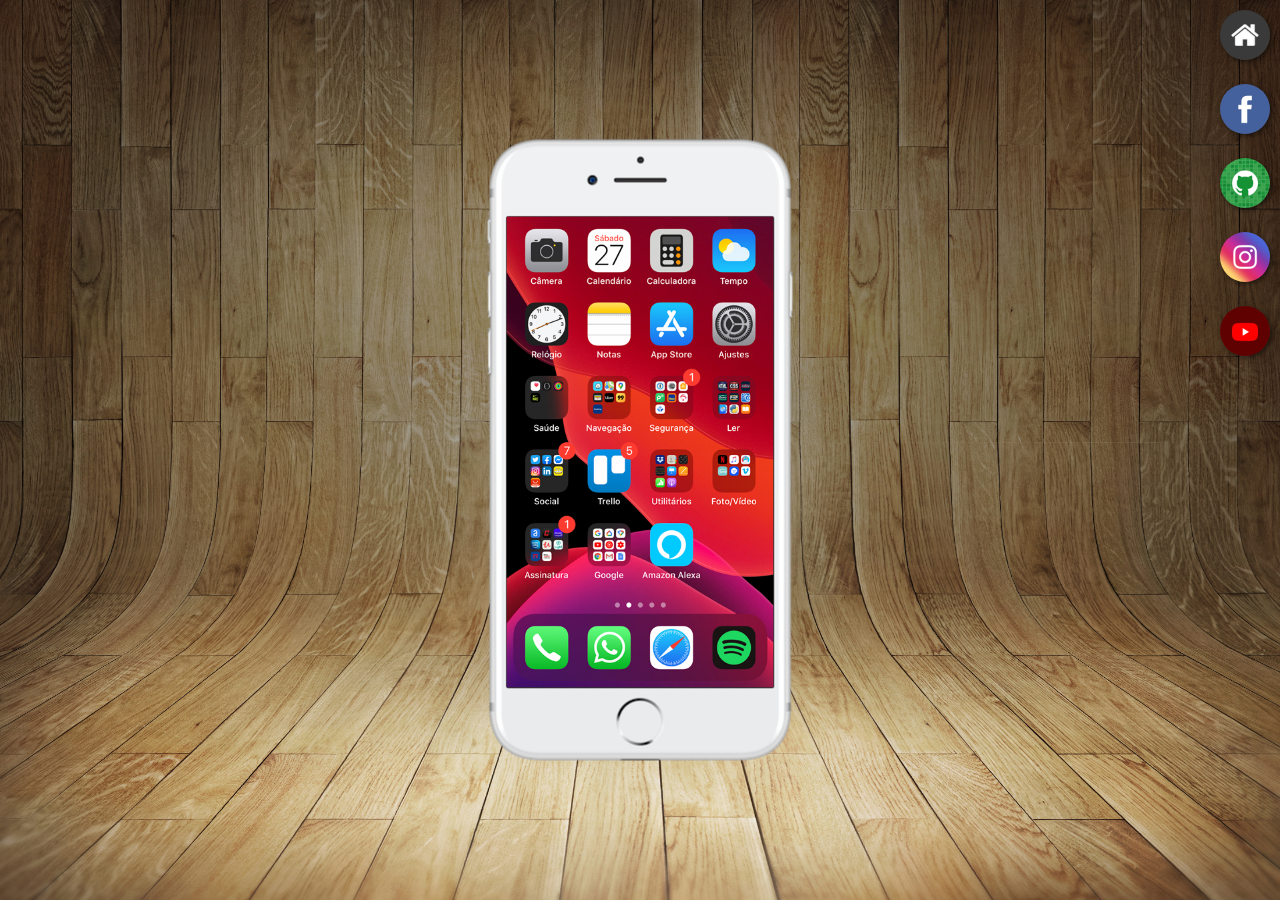
<file: index.html>
<!DOCTYPE html>
<html lang="pt-br">
<head>
    <meta charset="UTF-8">
    <meta name="viewport" content="width=device-width, initial-scale=1.0">
    <link rel="shortcut icon" href="favicon.ico" type="image/x-icon">
    <link rel="stylesheet" href="styles/style.css">
    <title>Projeto Redes Sociais</title>
</head>
<body>
    <main>
        <section id="telefone"> <!-- TELEFONE -->
            <iframe src="home.html" name="tela" id="tela" frameborder="0">Seu navegador não é compatível com isso.</iframe>
        </section> 

        <section id="redes-sociais"><!-- BOTÕES -->
            <a href="home.html" target="tela"><img src="imagens/logo-home.jpg"></a><br>

            <a href="facebook.html" target="tela"><img src="imagens/logo-facebook.jpg"></a><br>

            <a href="github.html" target="tela"><img src="imagens/logo-github.jpg"></a><br>

            <a href="instagram.html" target="tela"><img src="imagens/logo-instagram.jpg"></a><br>

            <a href="youtube.html" target="tela"><img src="imagens/logo-youtube.jpg"></a>
        </section>
    </main>
</body>
</html>
</file>
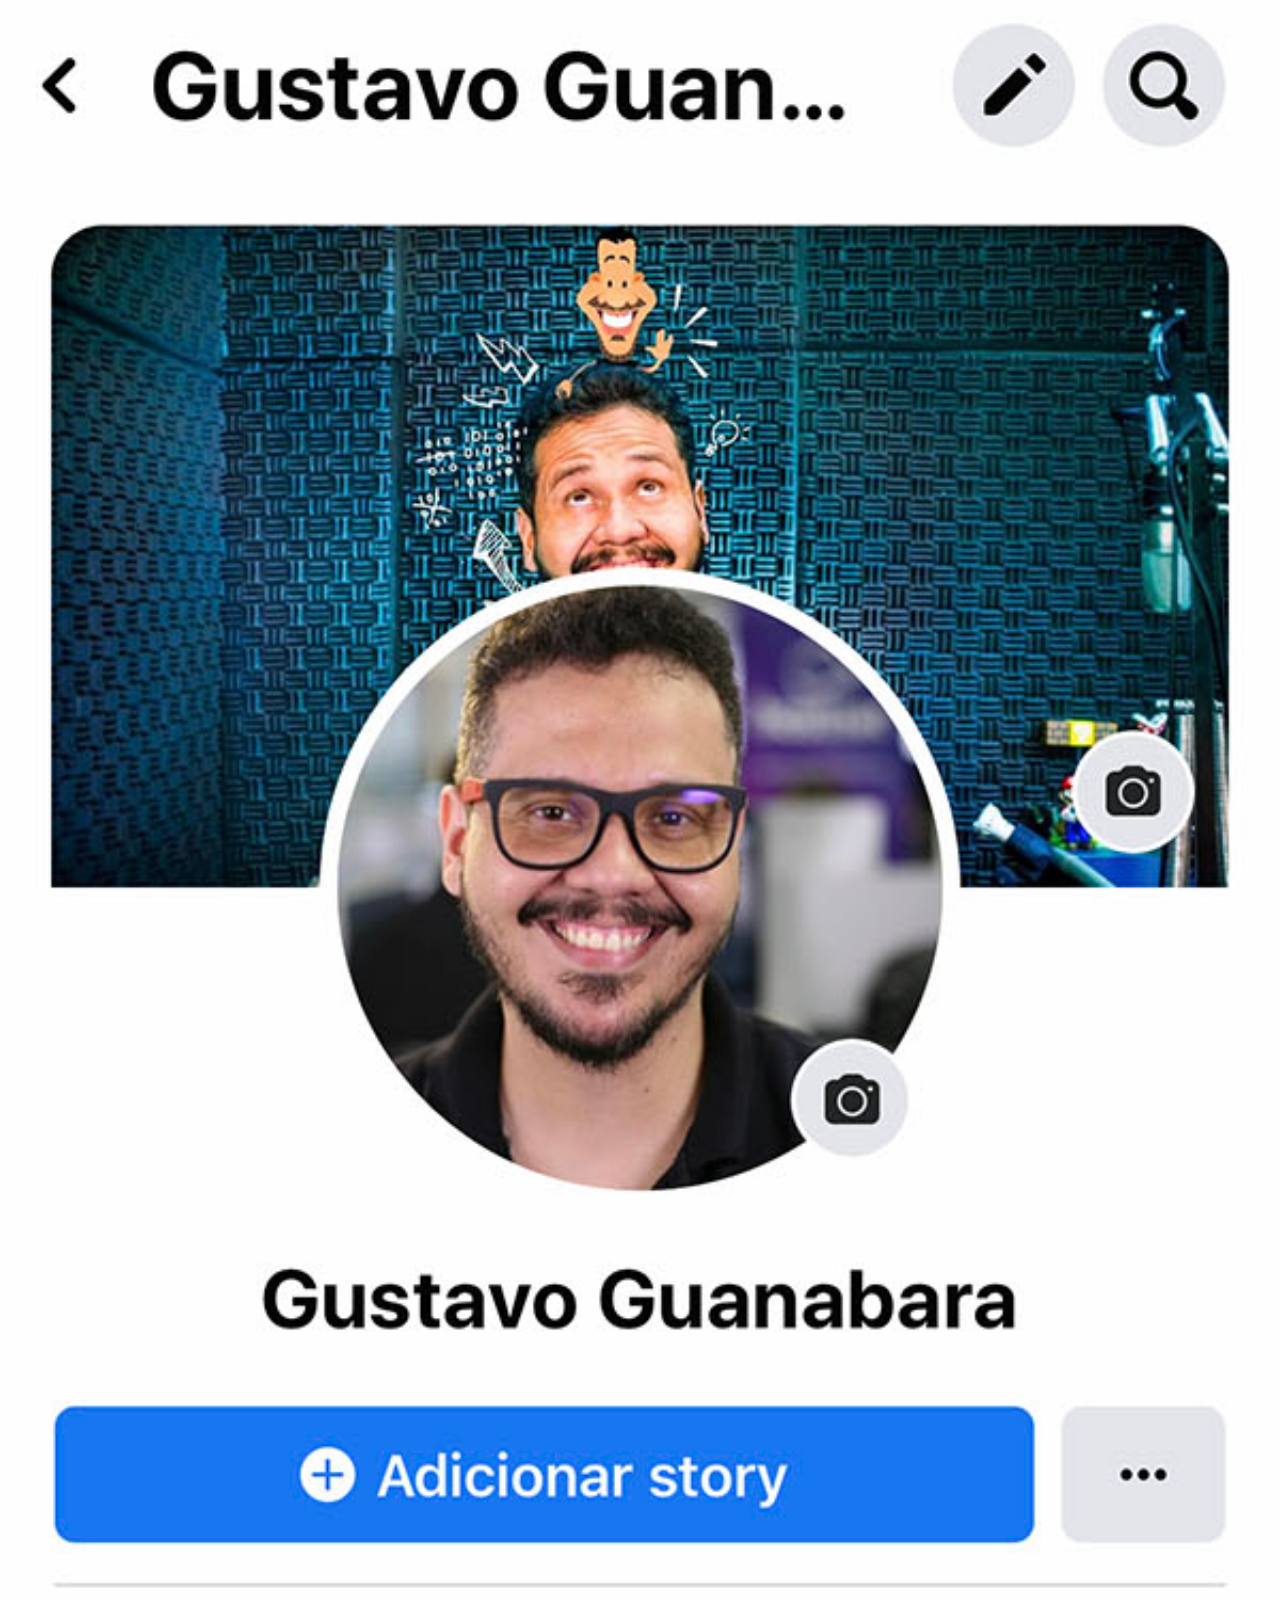
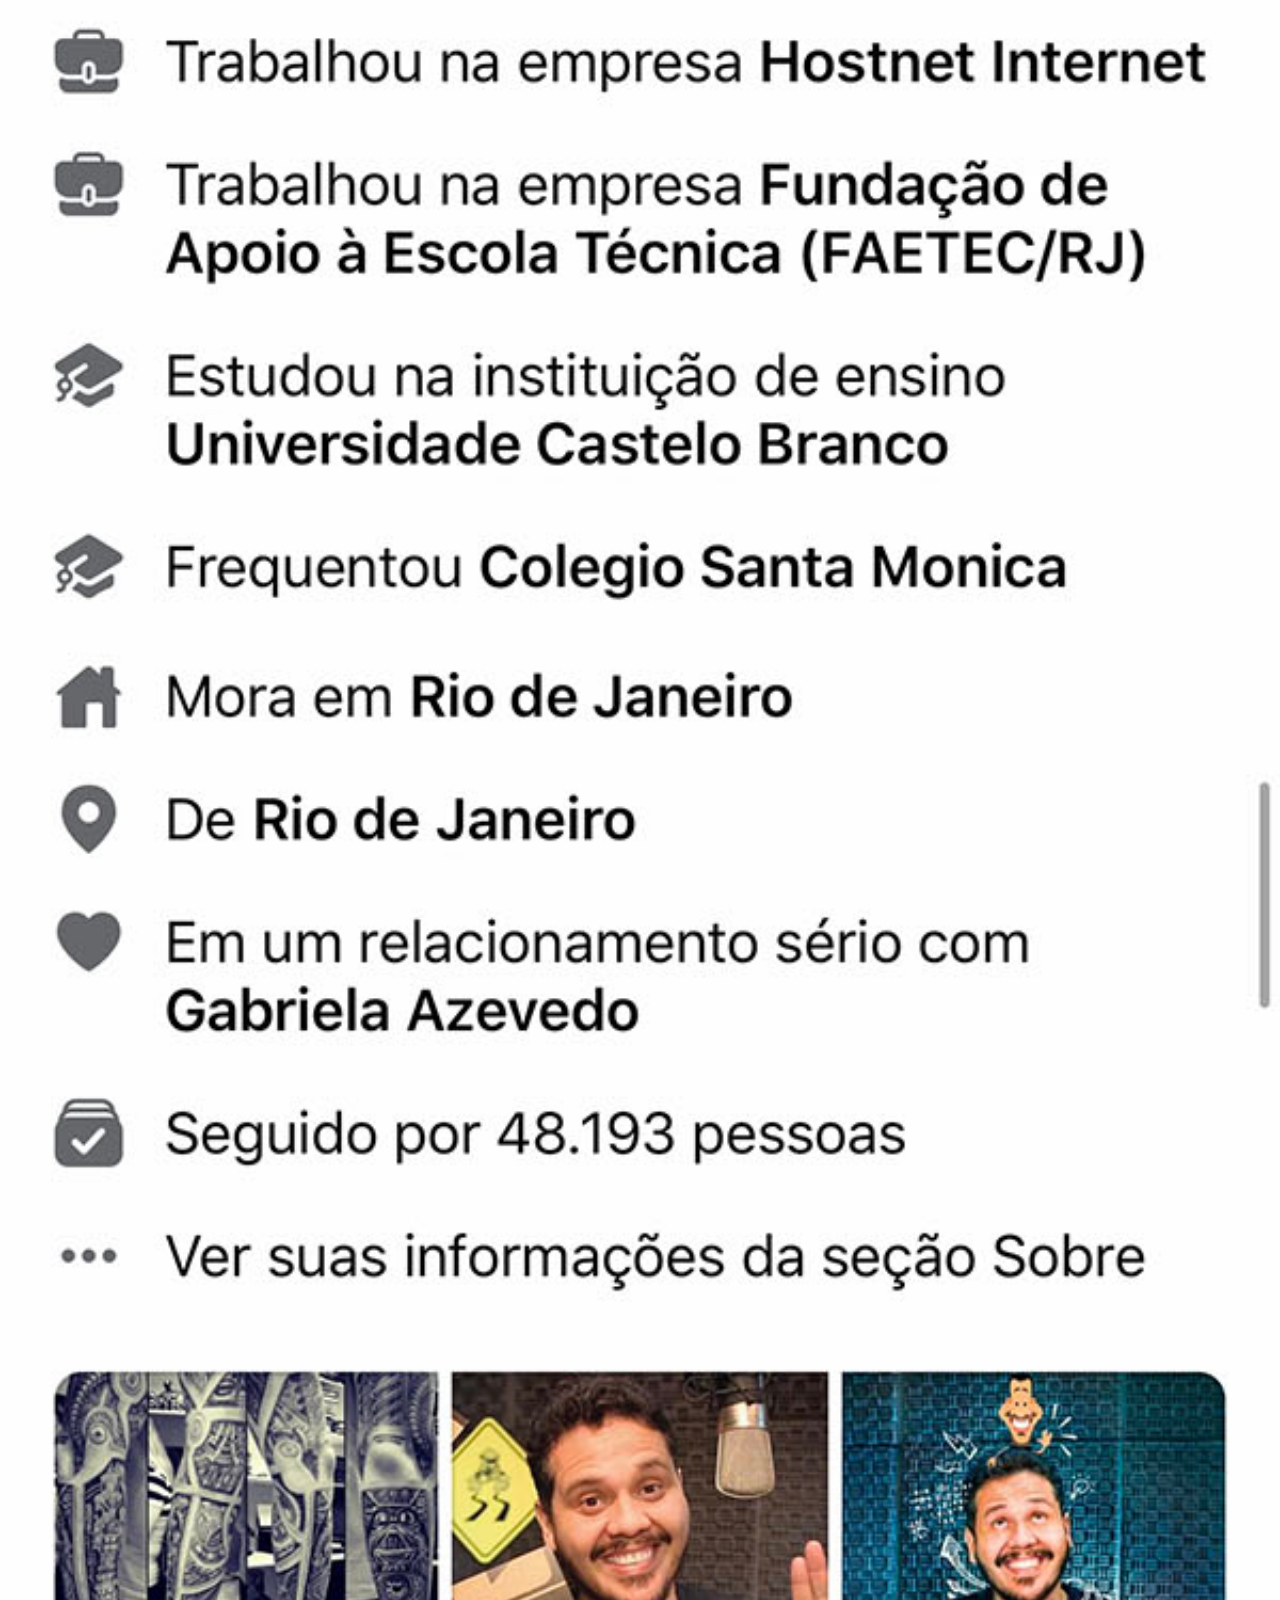
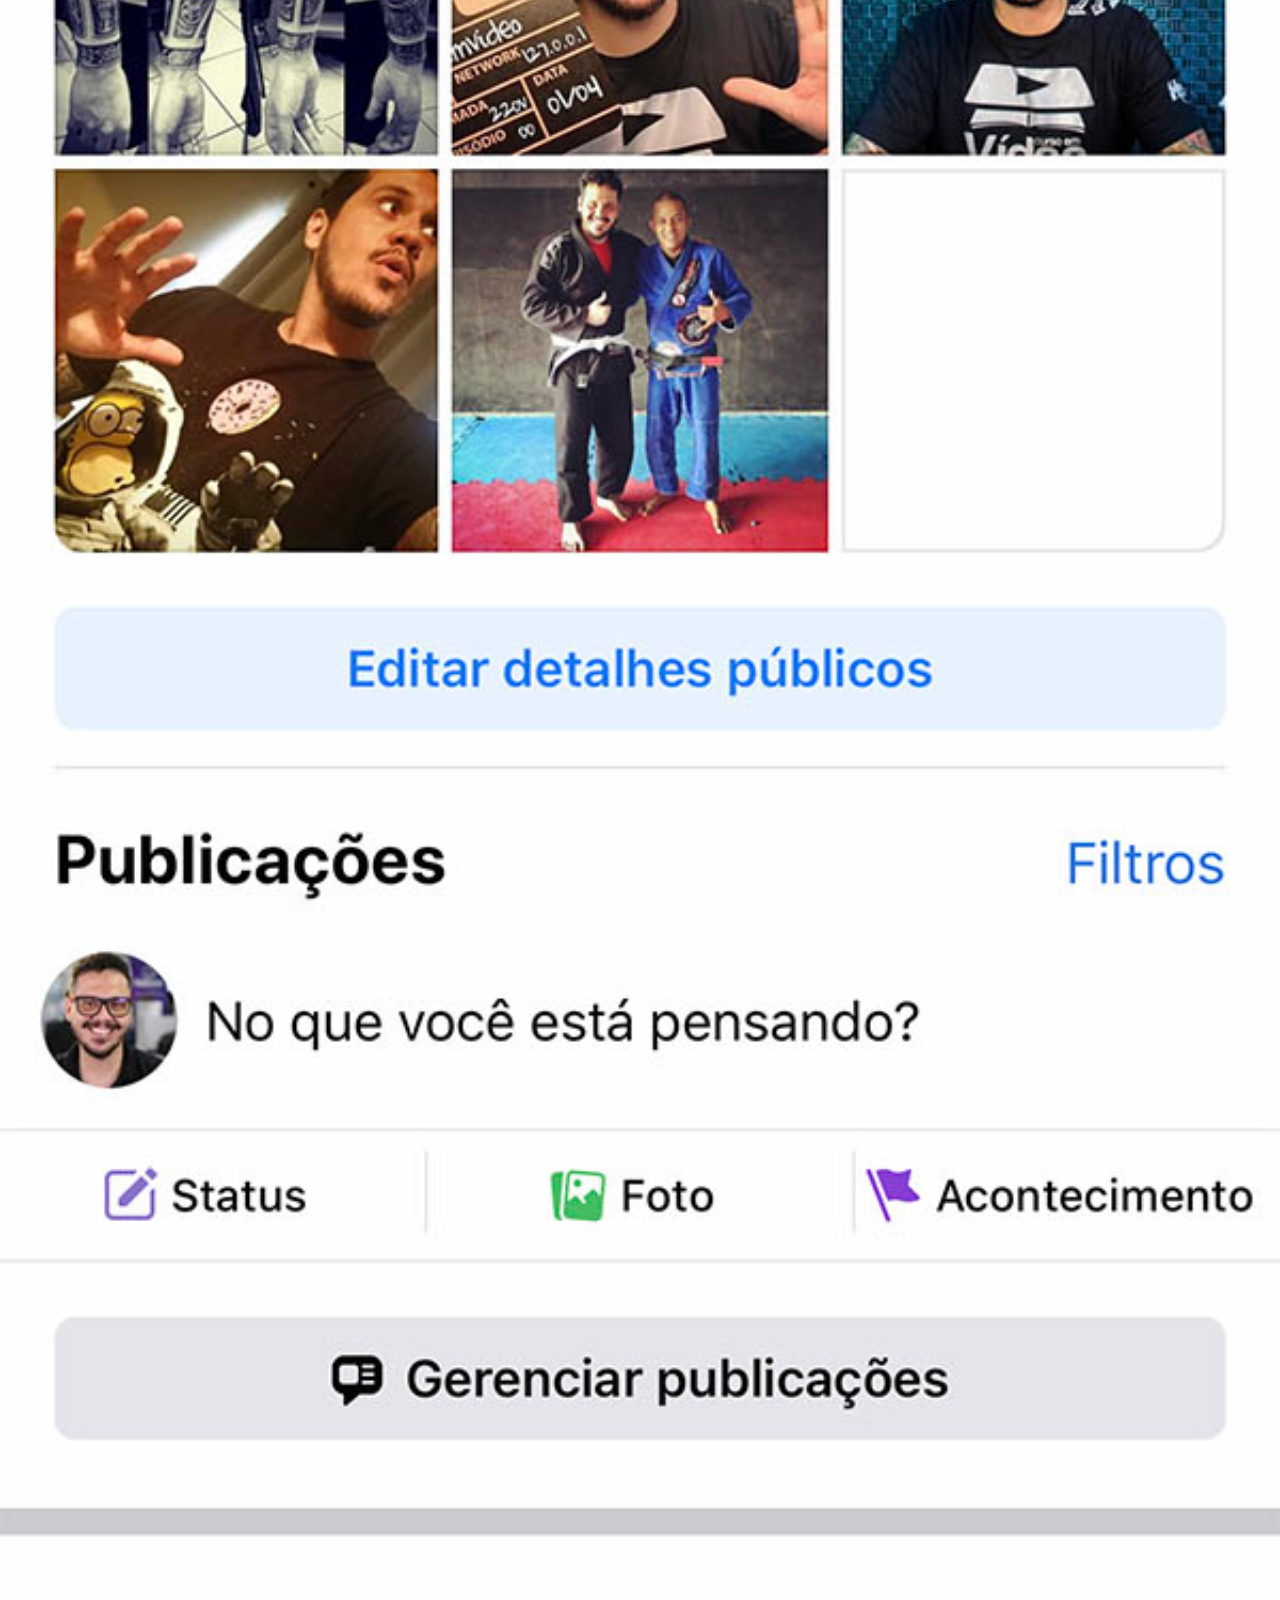
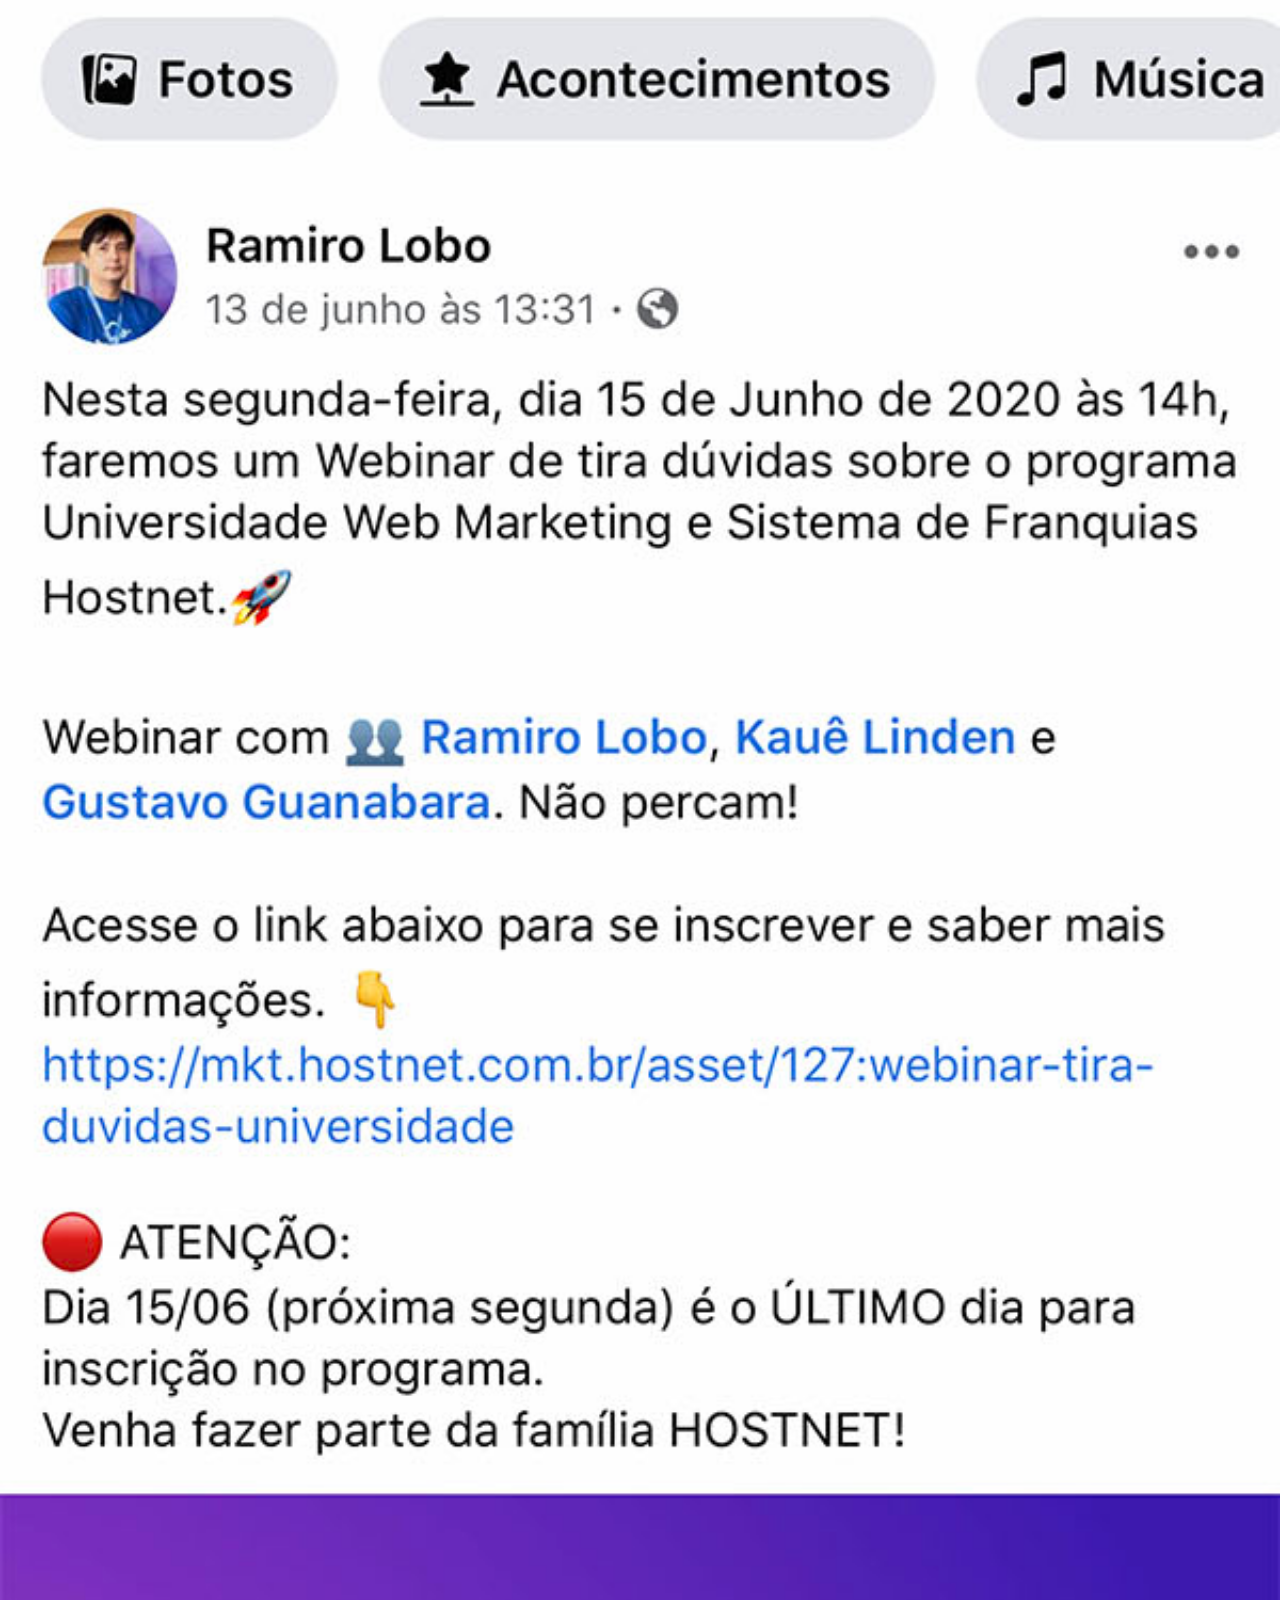
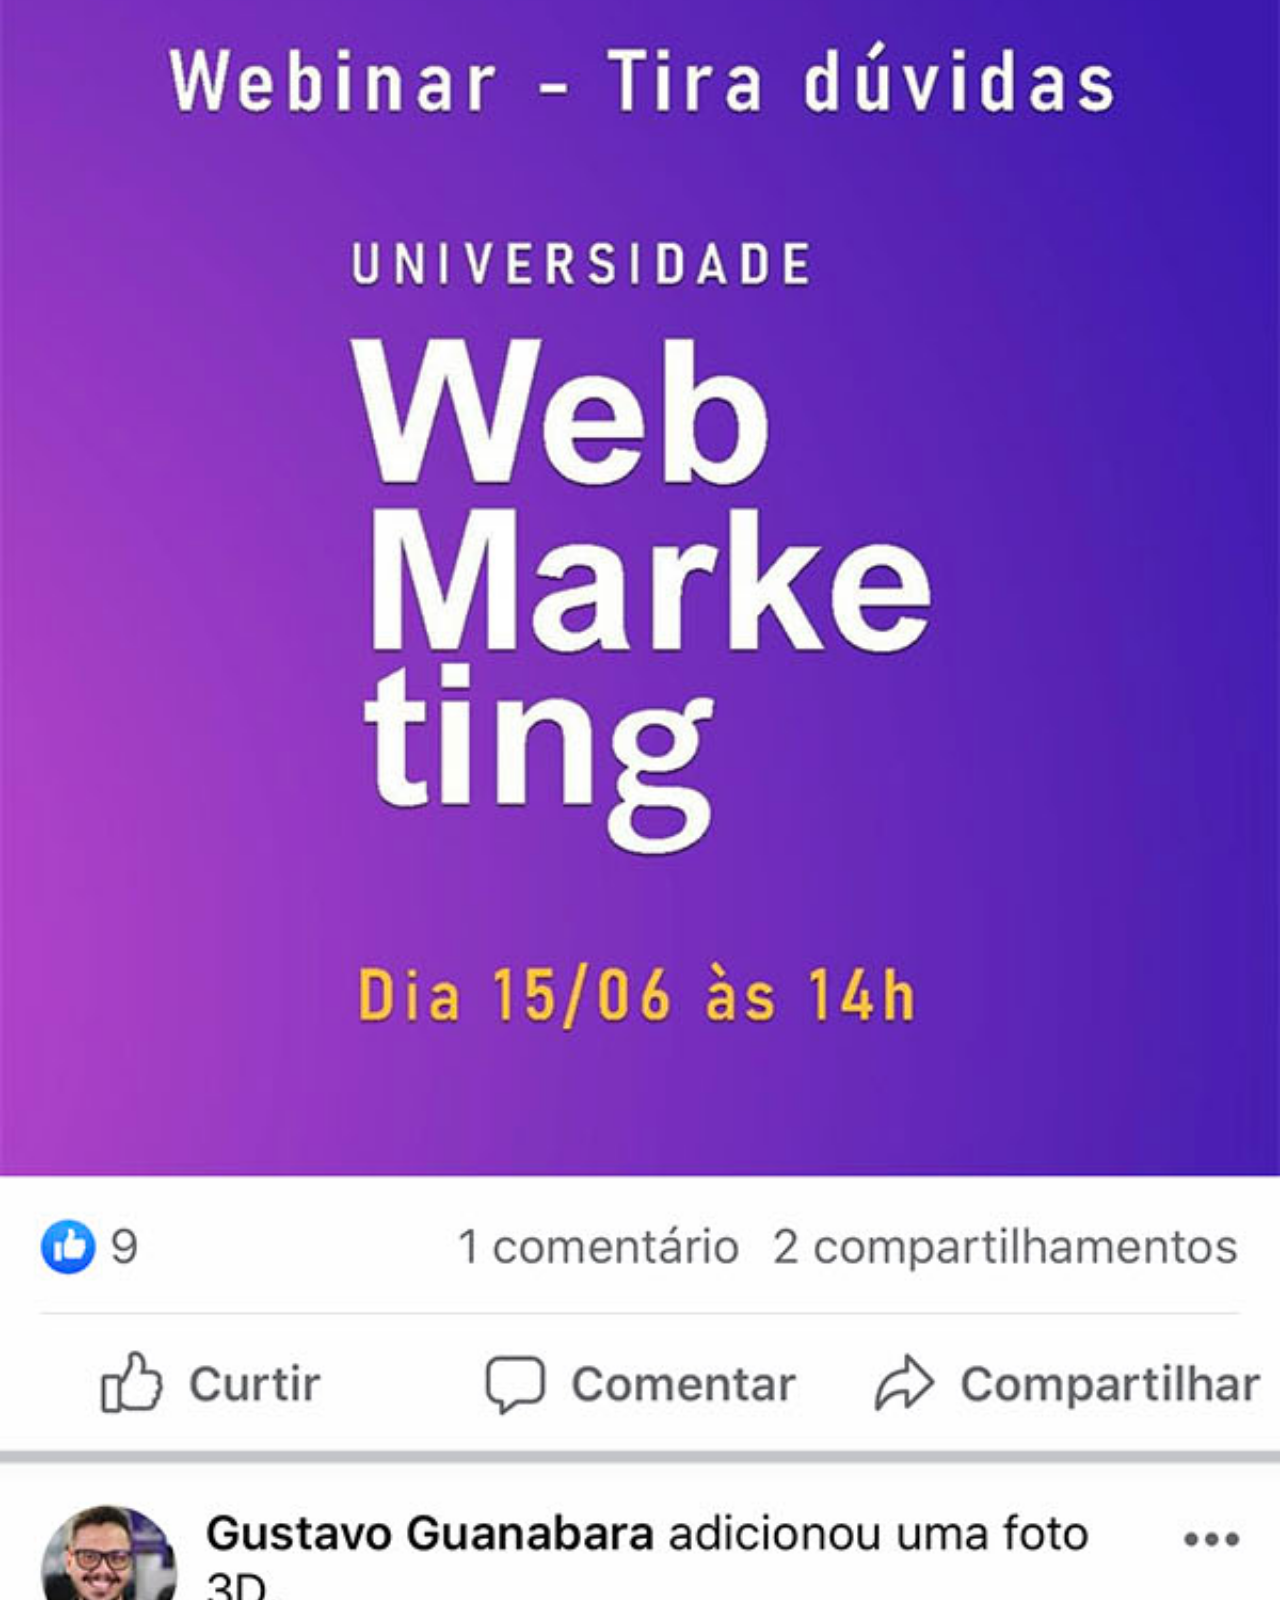
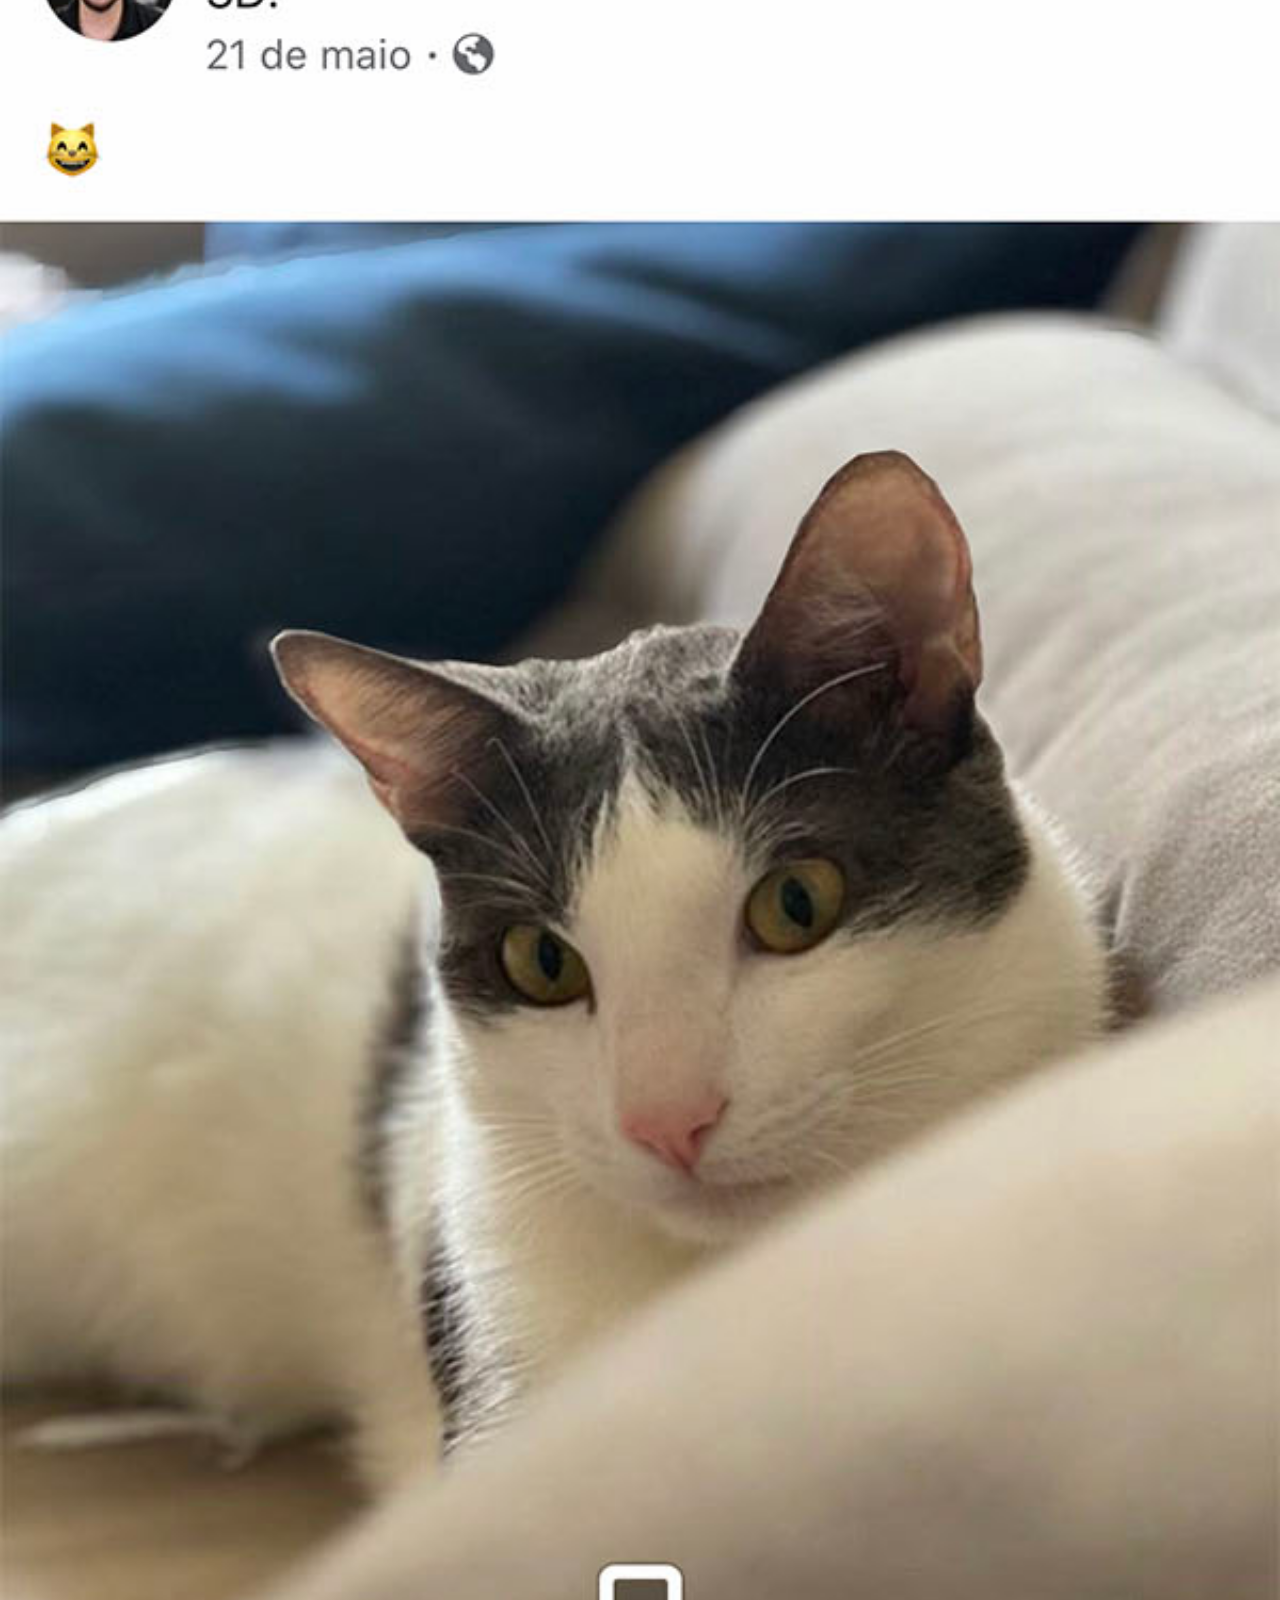
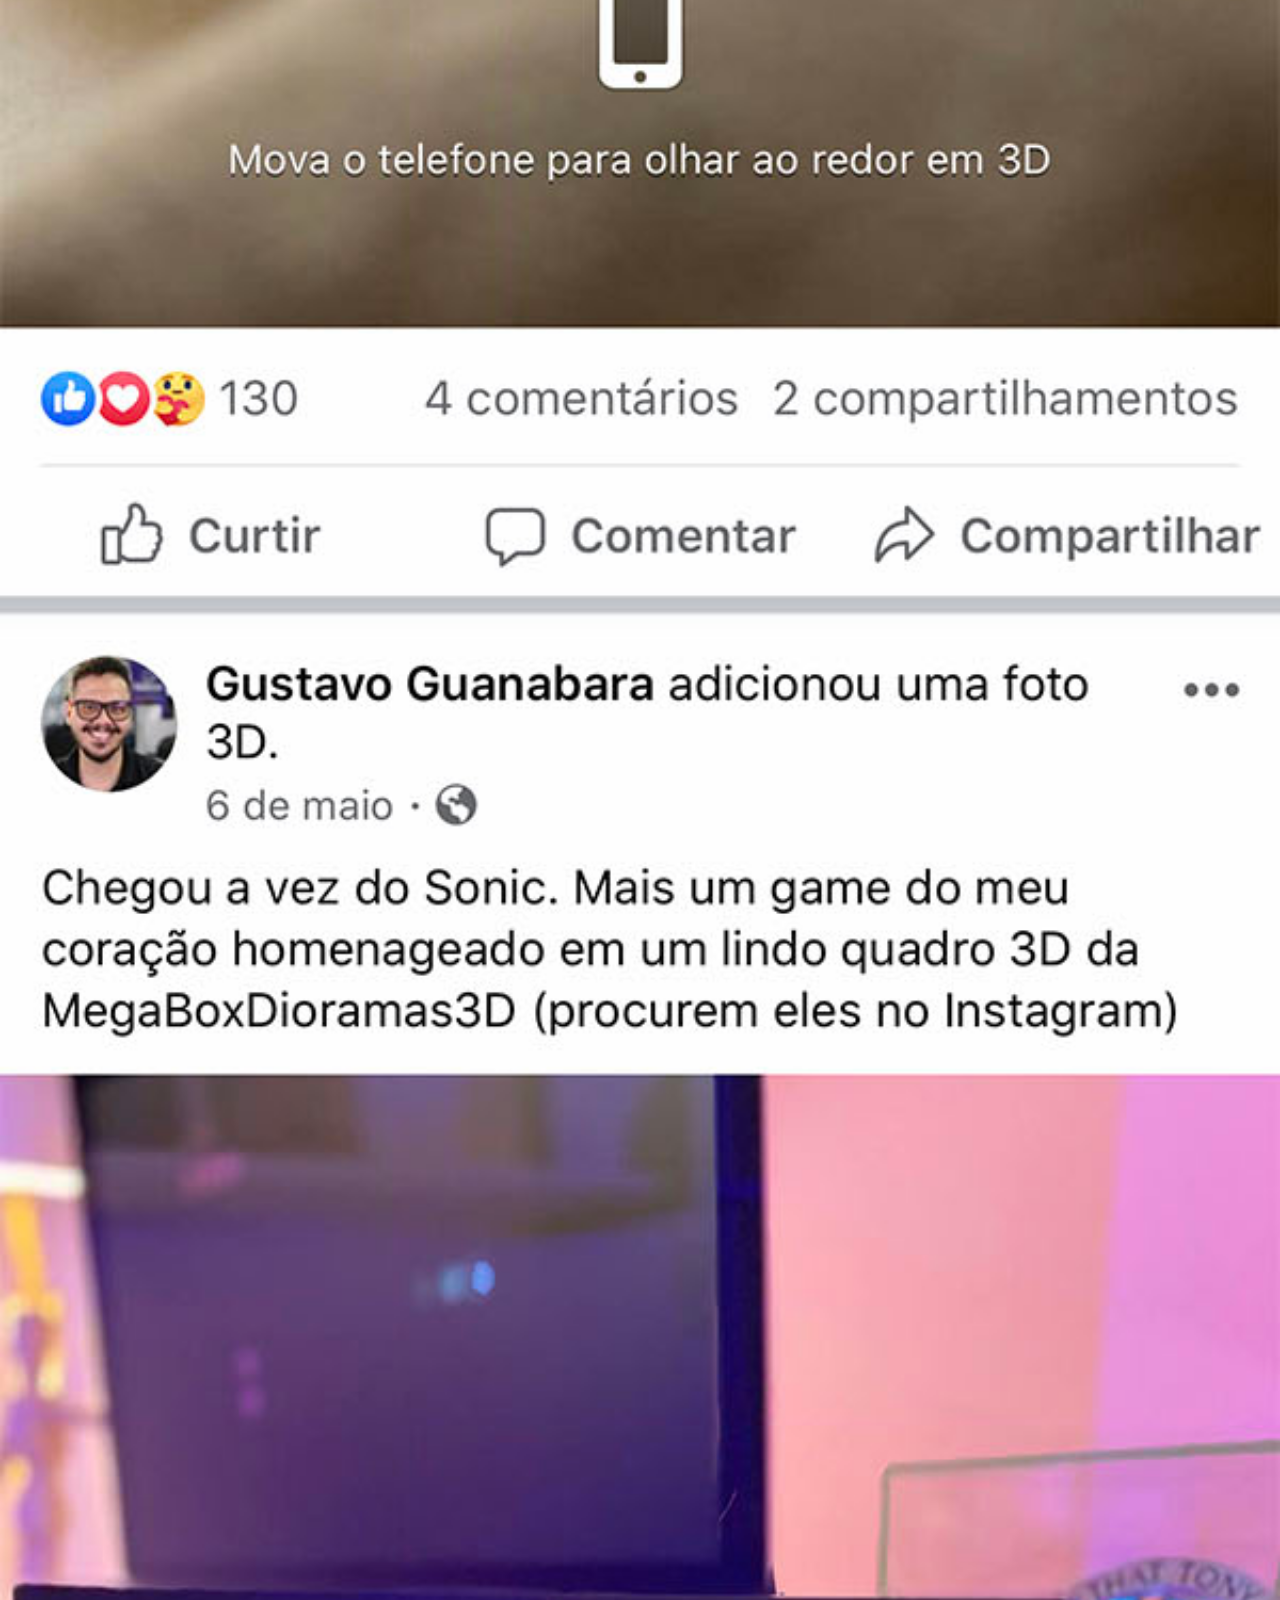
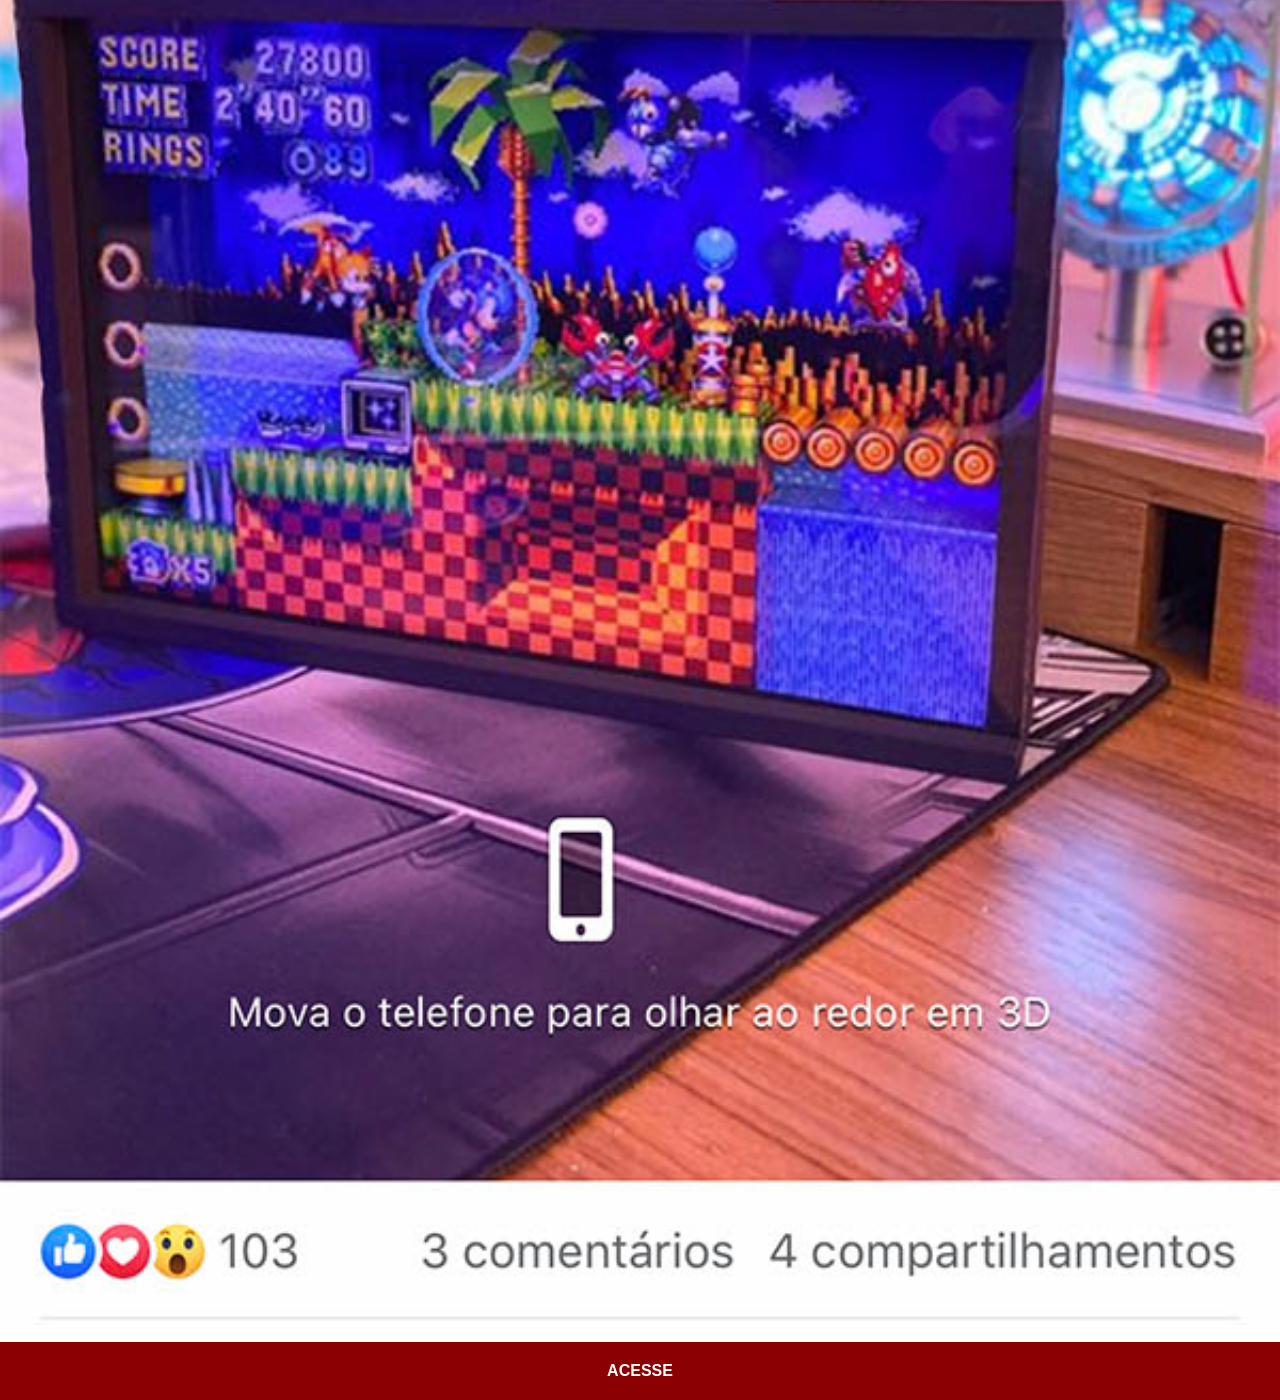
<file: facebook.html>
<!DOCTYPE html>
<html lang="pt-br">
<head>
    <meta charset="UTF-8">
    <meta name="viewport" content="width=device-width, initial-scale=1.0">
    <title>Facbeok</title>
    <link rel="stylesheet" href="styles/social.css">
</head>
<body>
    <img src="imagens/tela-facebook.jpg" alt="Facebook">
    <a href="https://www.facebook.com/gustavoguanabara" target="_blank">ACESSE</a>
</body>
</html>
</file>
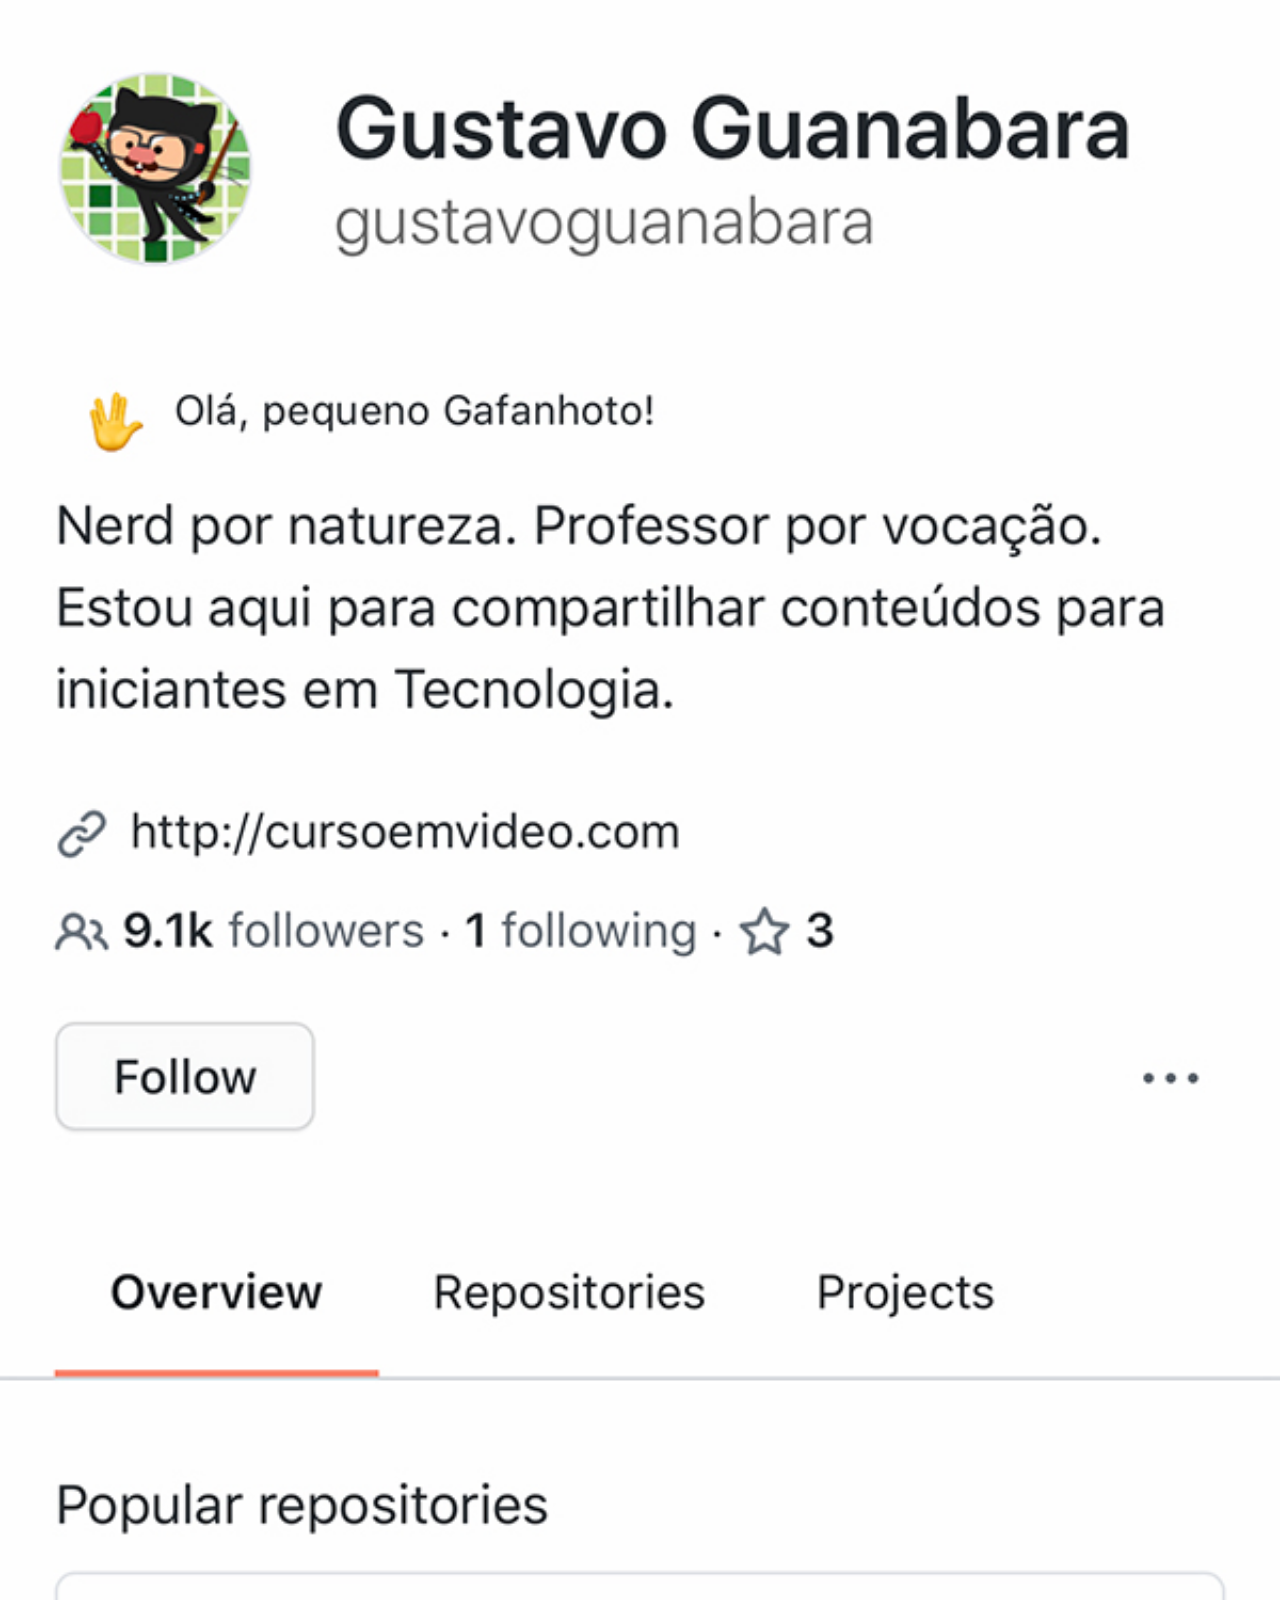
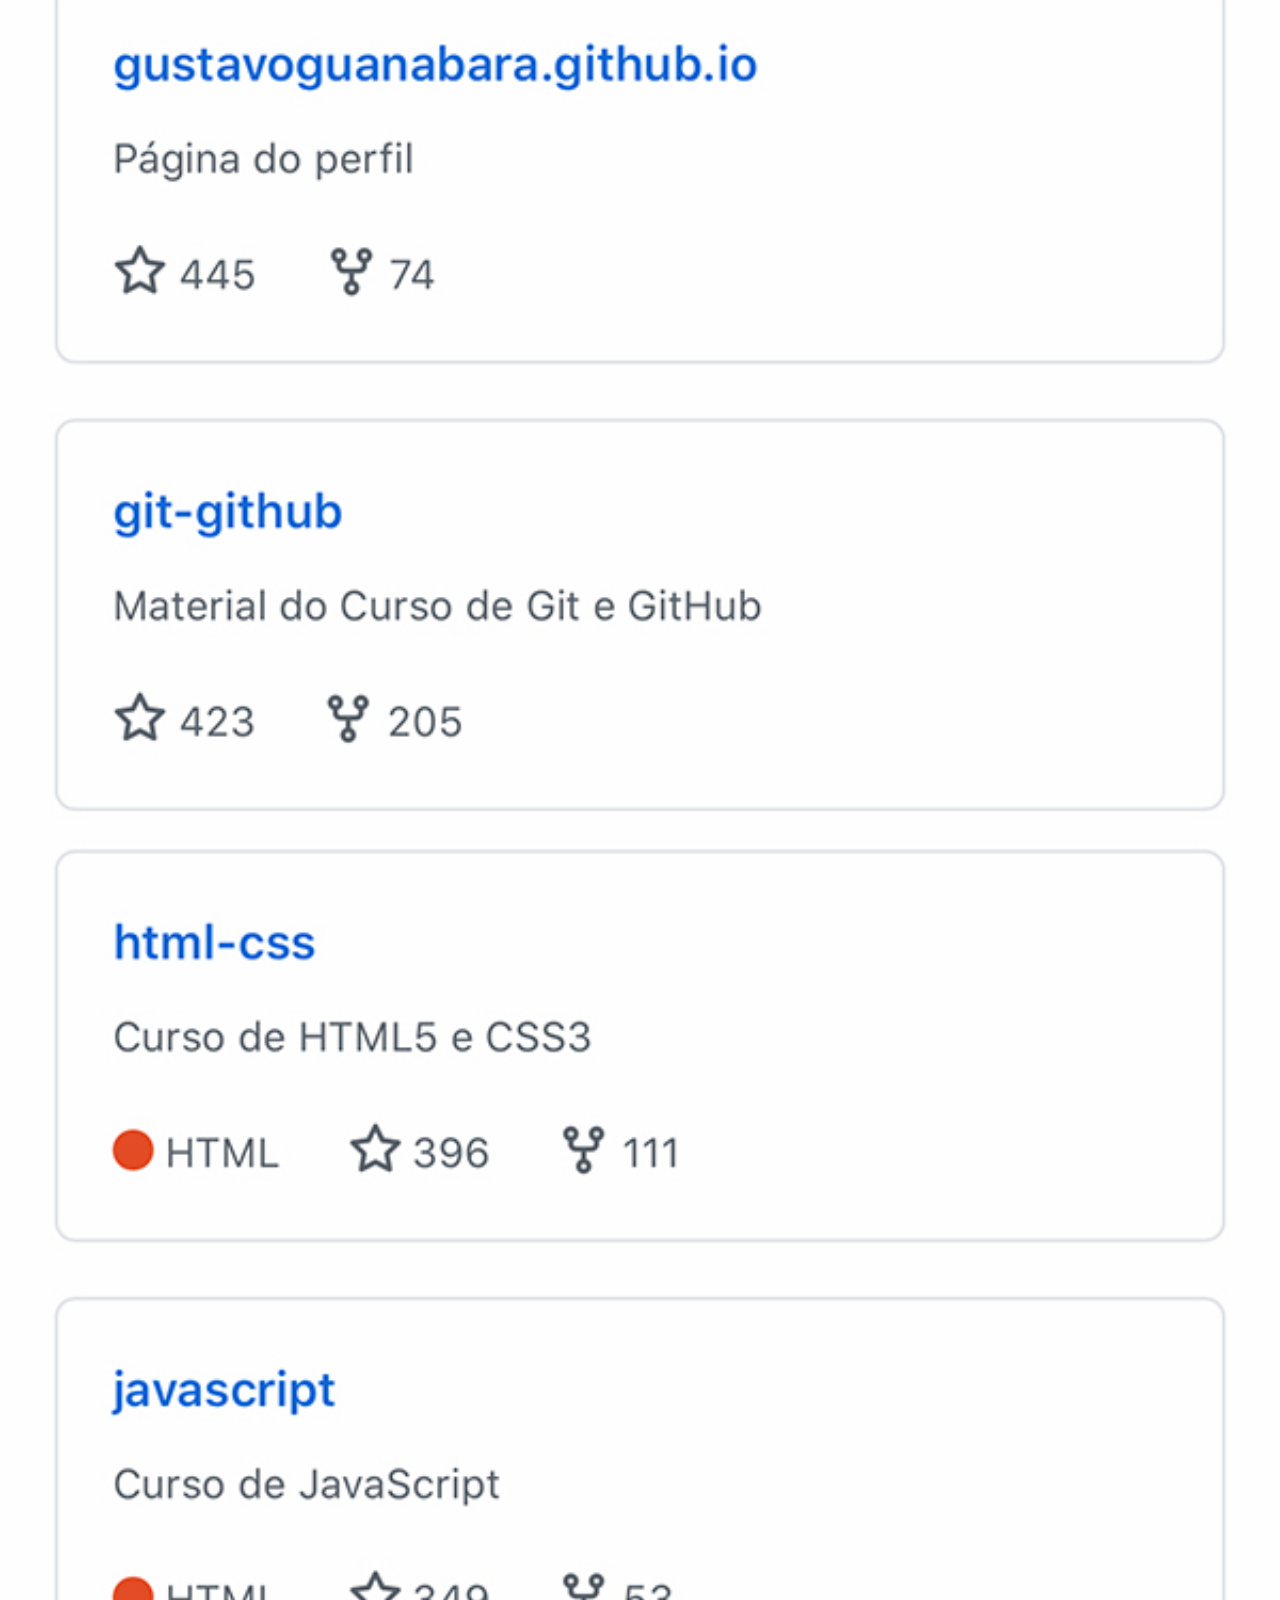
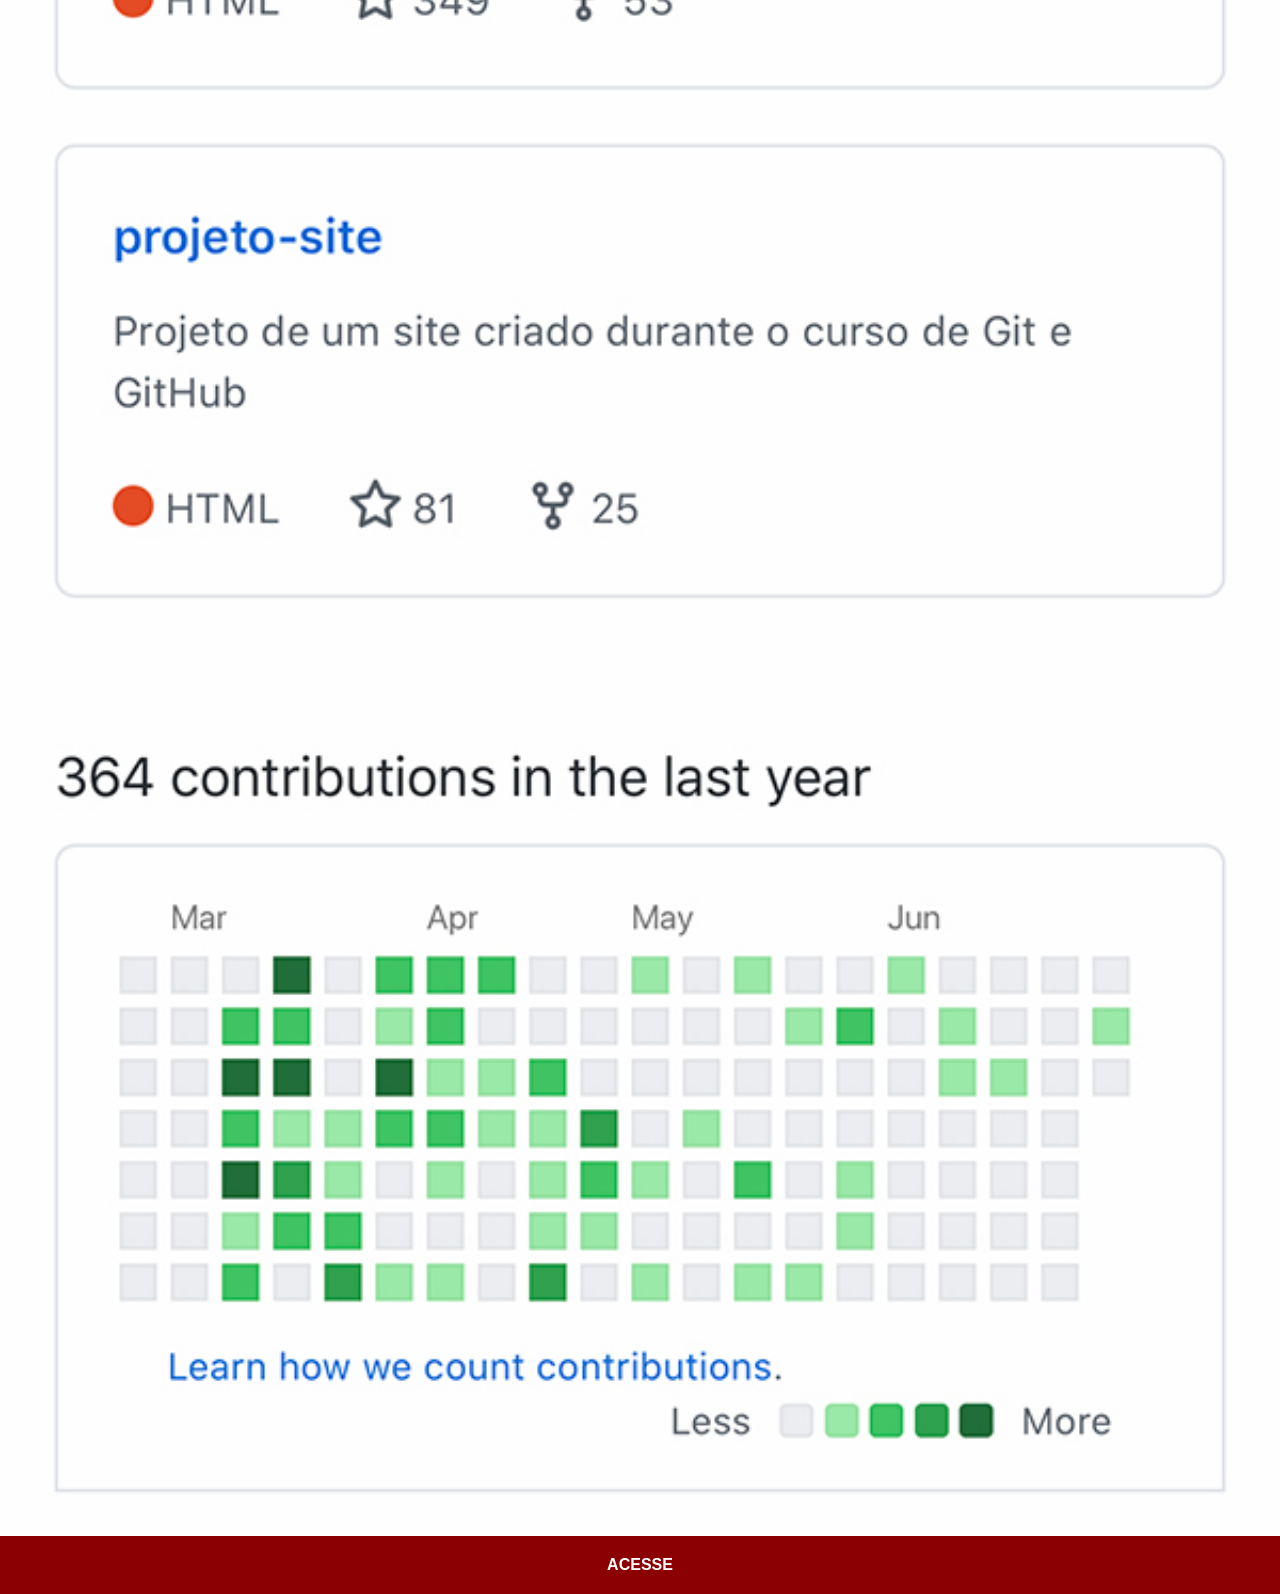
<file: github.html>
<!DOCTYPE html>
<html lang="pt-br">
<head>
    <meta charset="UTF-8">
    <meta name="viewport" content="width=device-width, initial-scale=1.0">
    <title>GitHub</title>
    <link rel="stylesheet" href="styles/social.css">
</head>
<body>
    <img src="imagens/tela-github.jpg" alt="GitHub">
    <a href="https://github.com/gustavoguanabara" target="_blank">ACESSE</a>
</body>
</html>
</file>
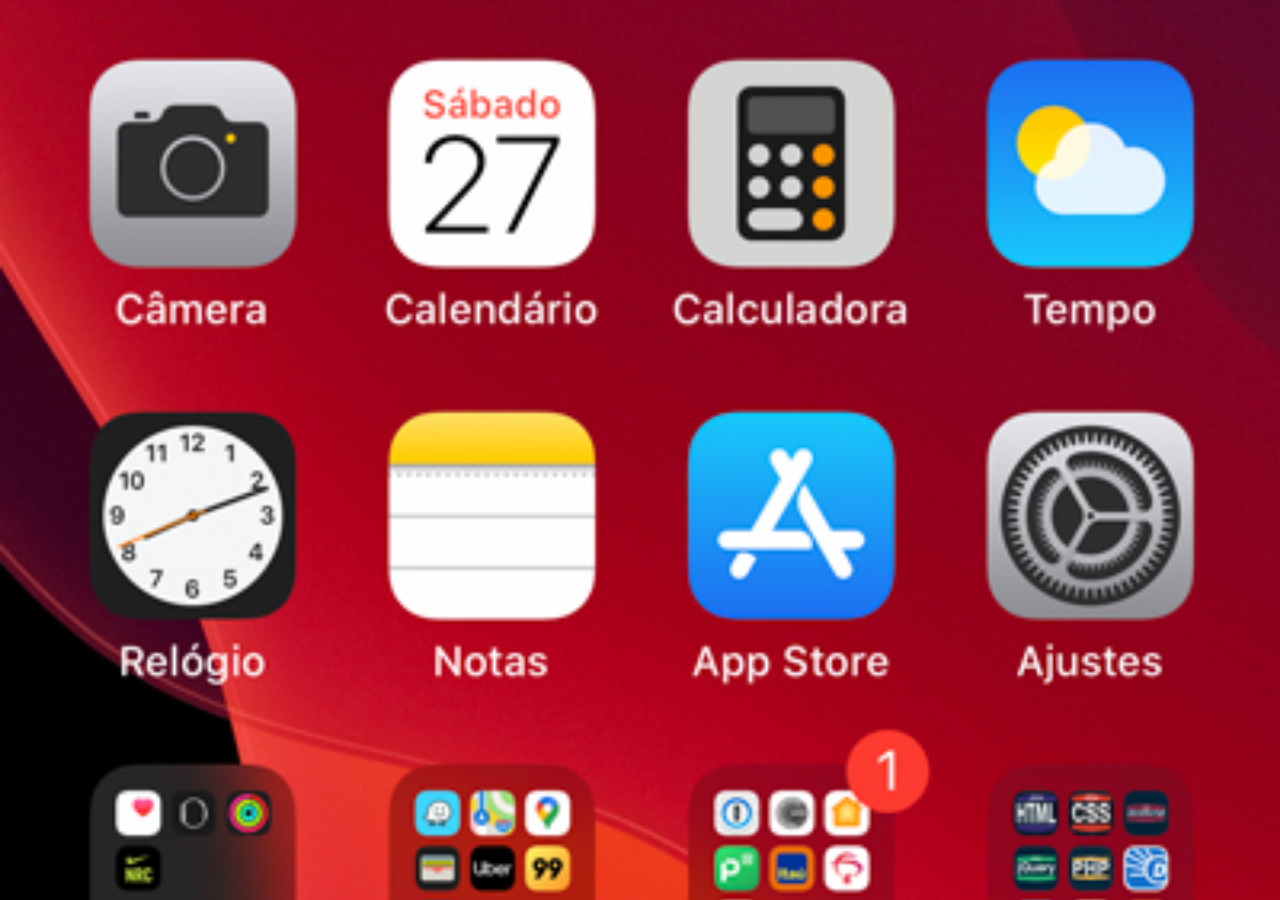
<file: home.html>
<!DOCTYPE html>
<html lang="pt=br">
<head>
    <meta charset="UTF-8">
    <meta name="viewport" content="width=device-width, initial-scale=1.0">
    <title>Document</title>
</head>
<style>
    *{
        margin: 0px;
        padding: 0px;
    }

    body{
        background: black url('imagens/tela-home.jpg') no-repeat top center;
        background-size: cover;
        width: 100vw;
        height: 100vh;
        
    }
</style>
<body>
    
</body>
</html>
</file>
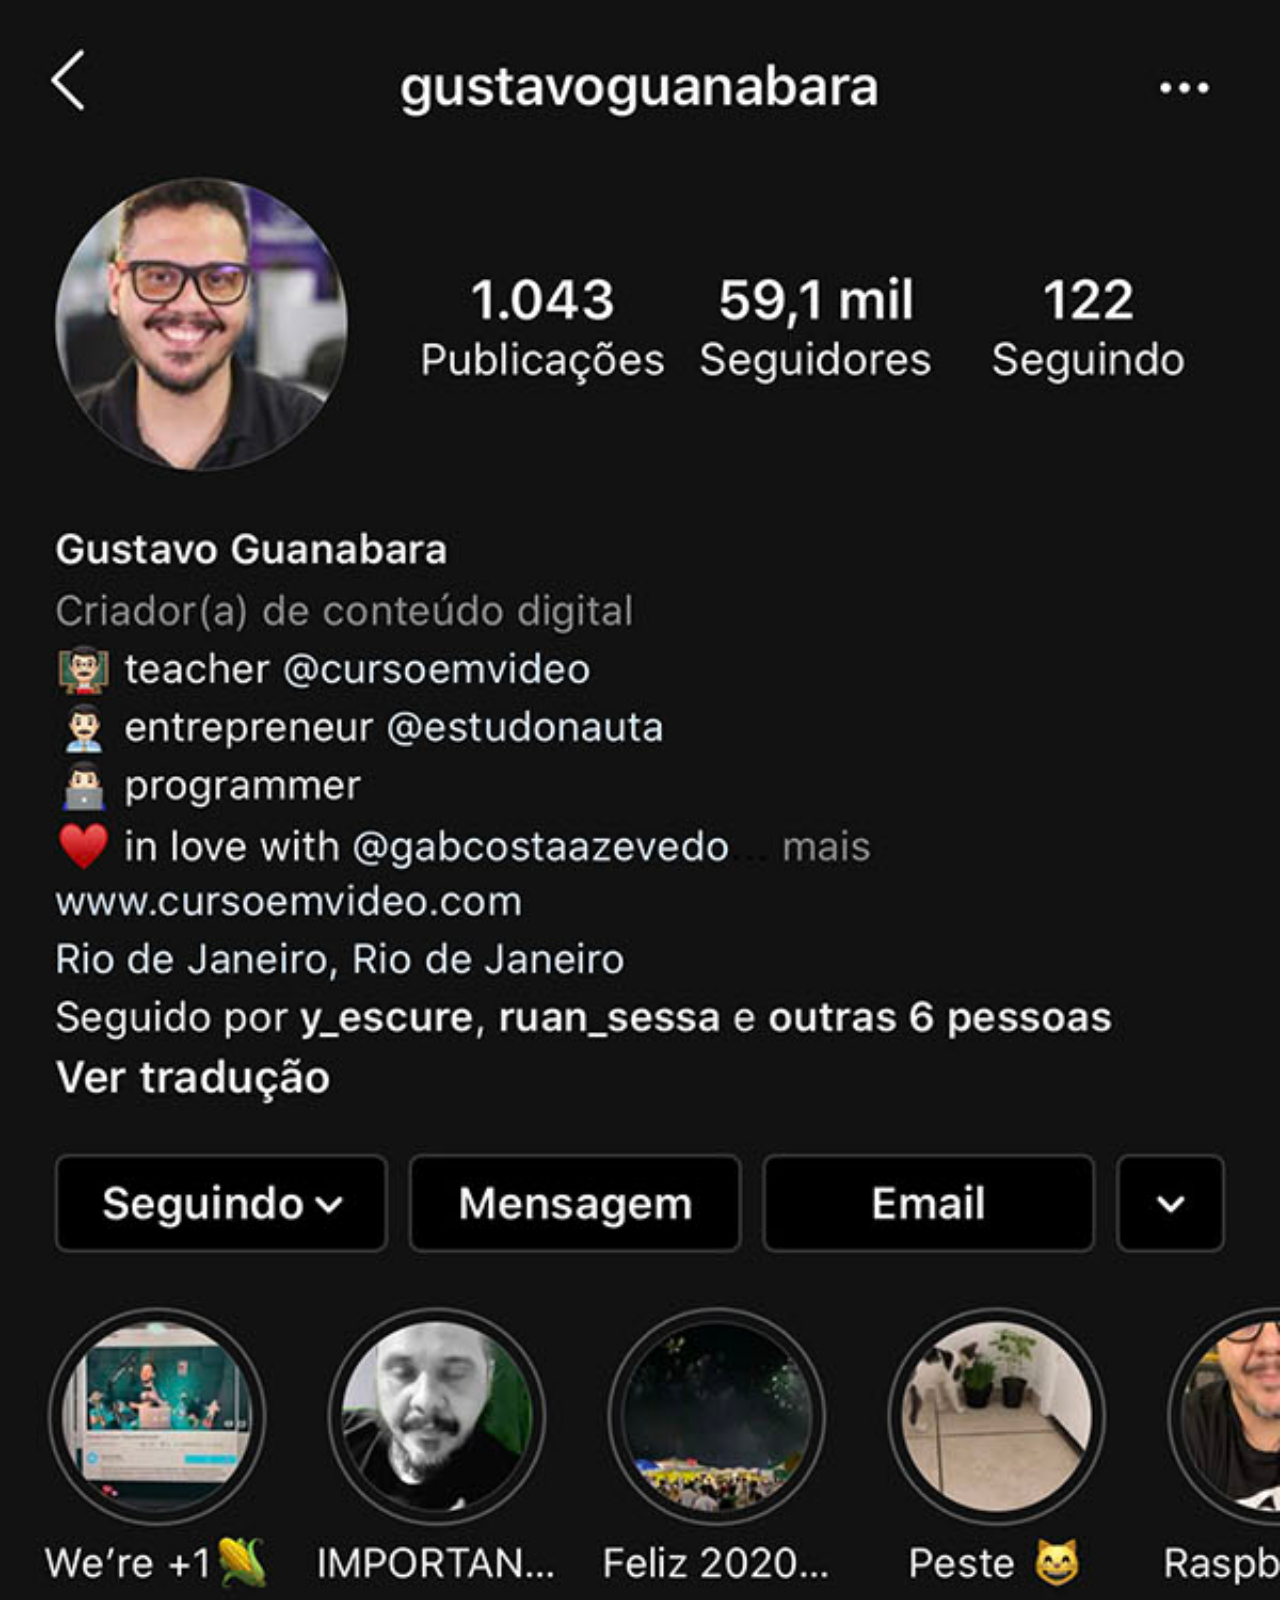
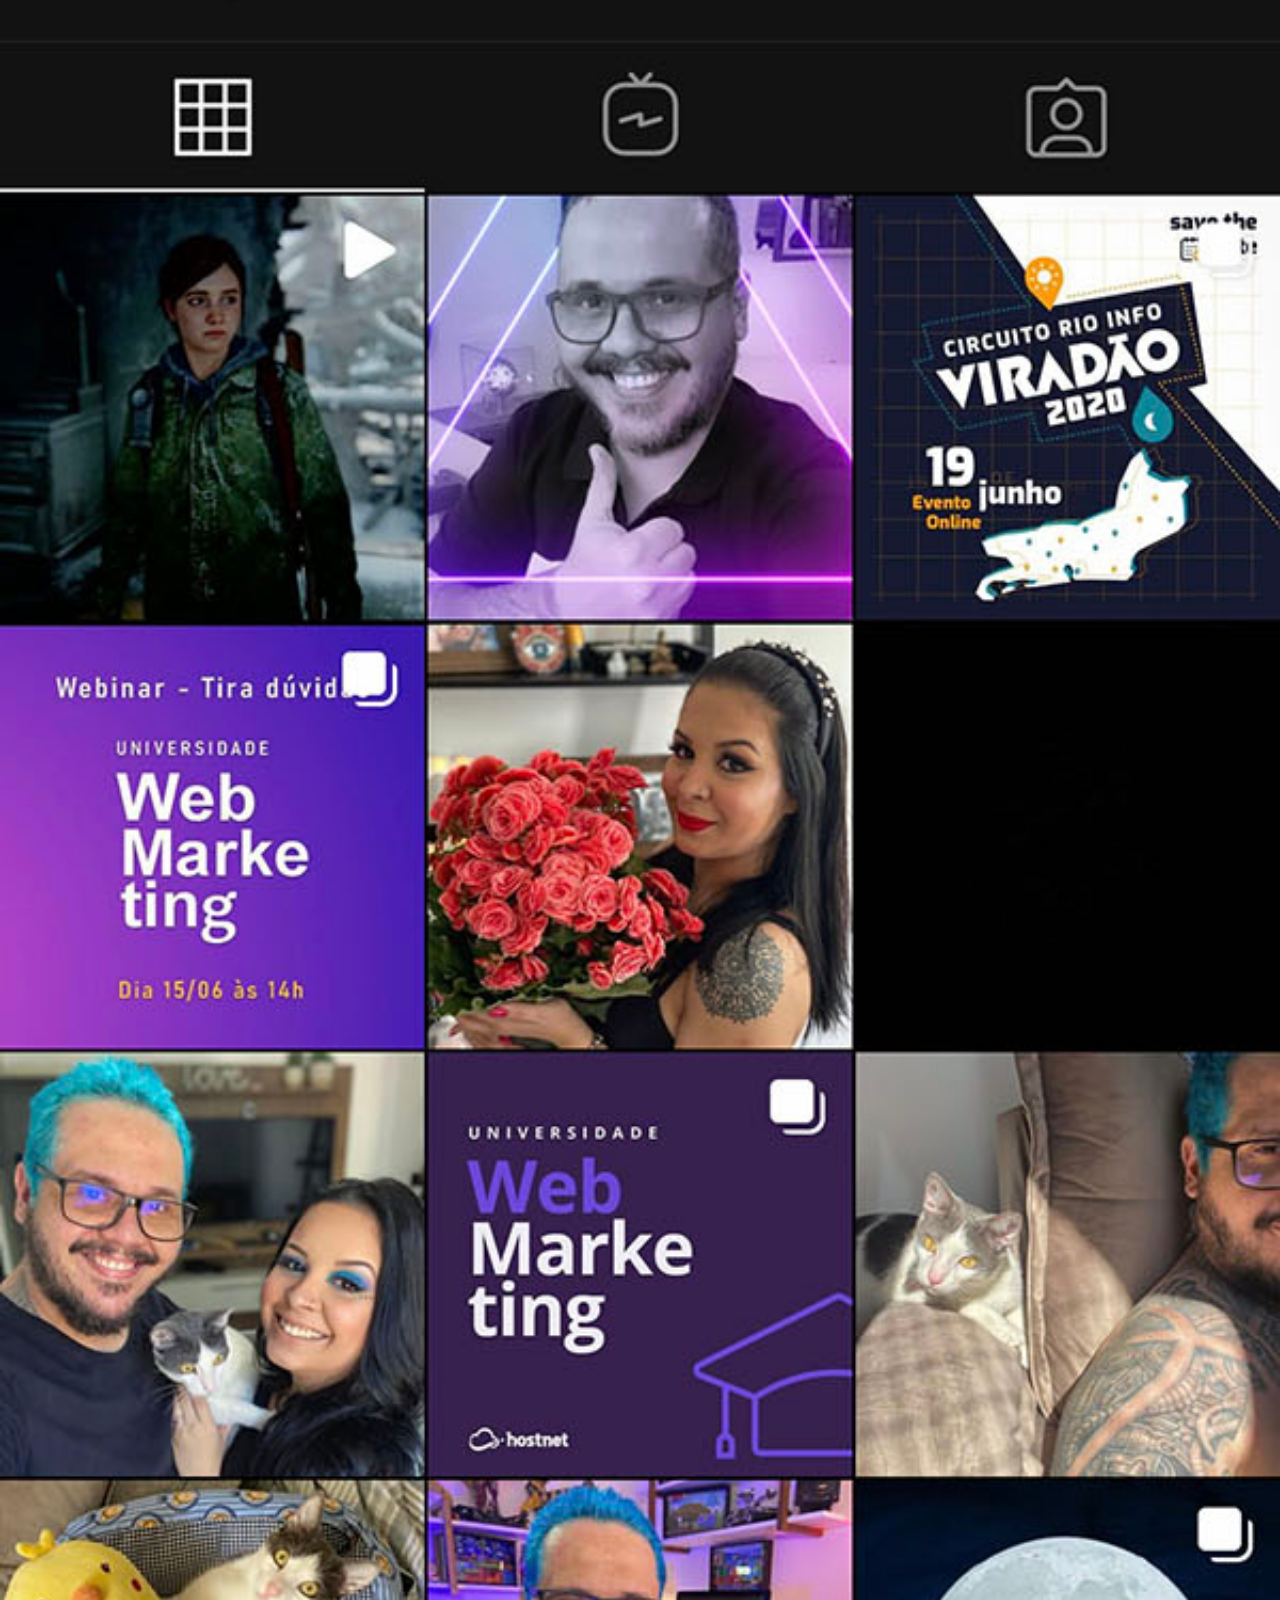
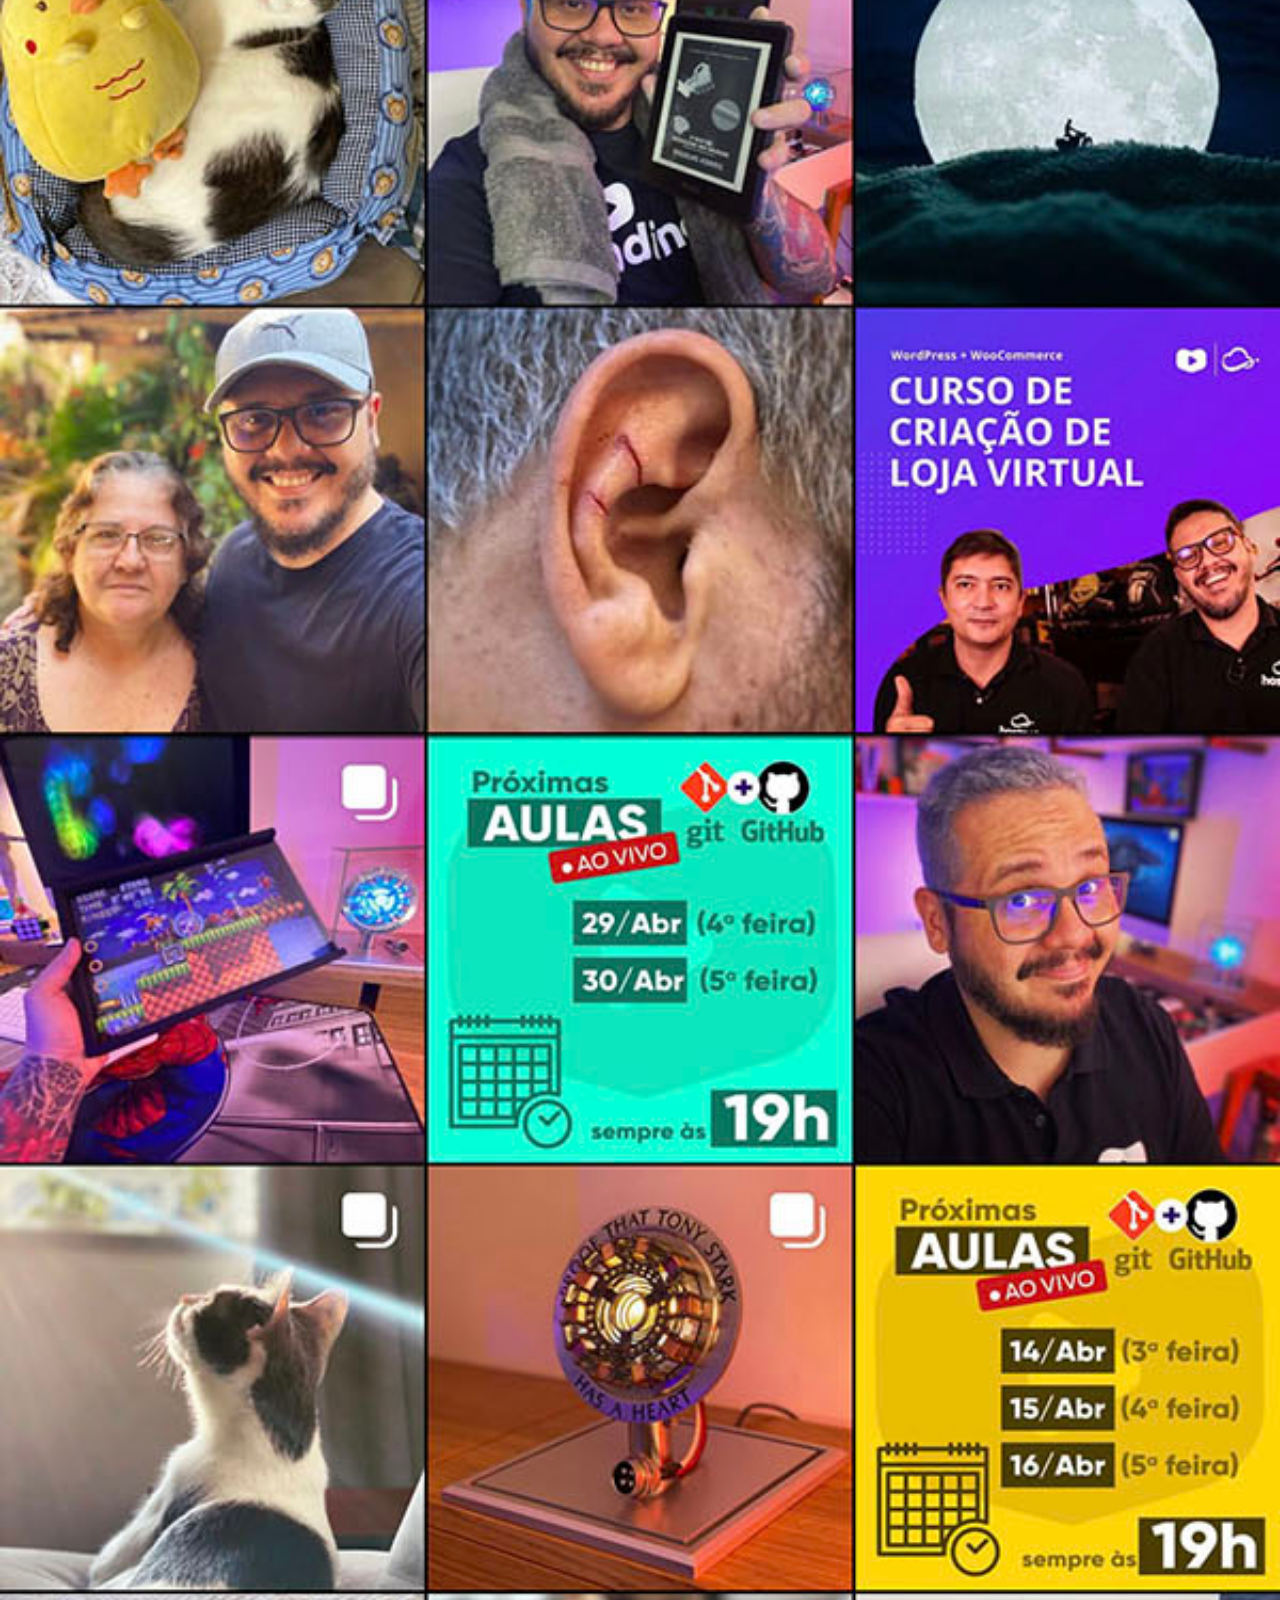
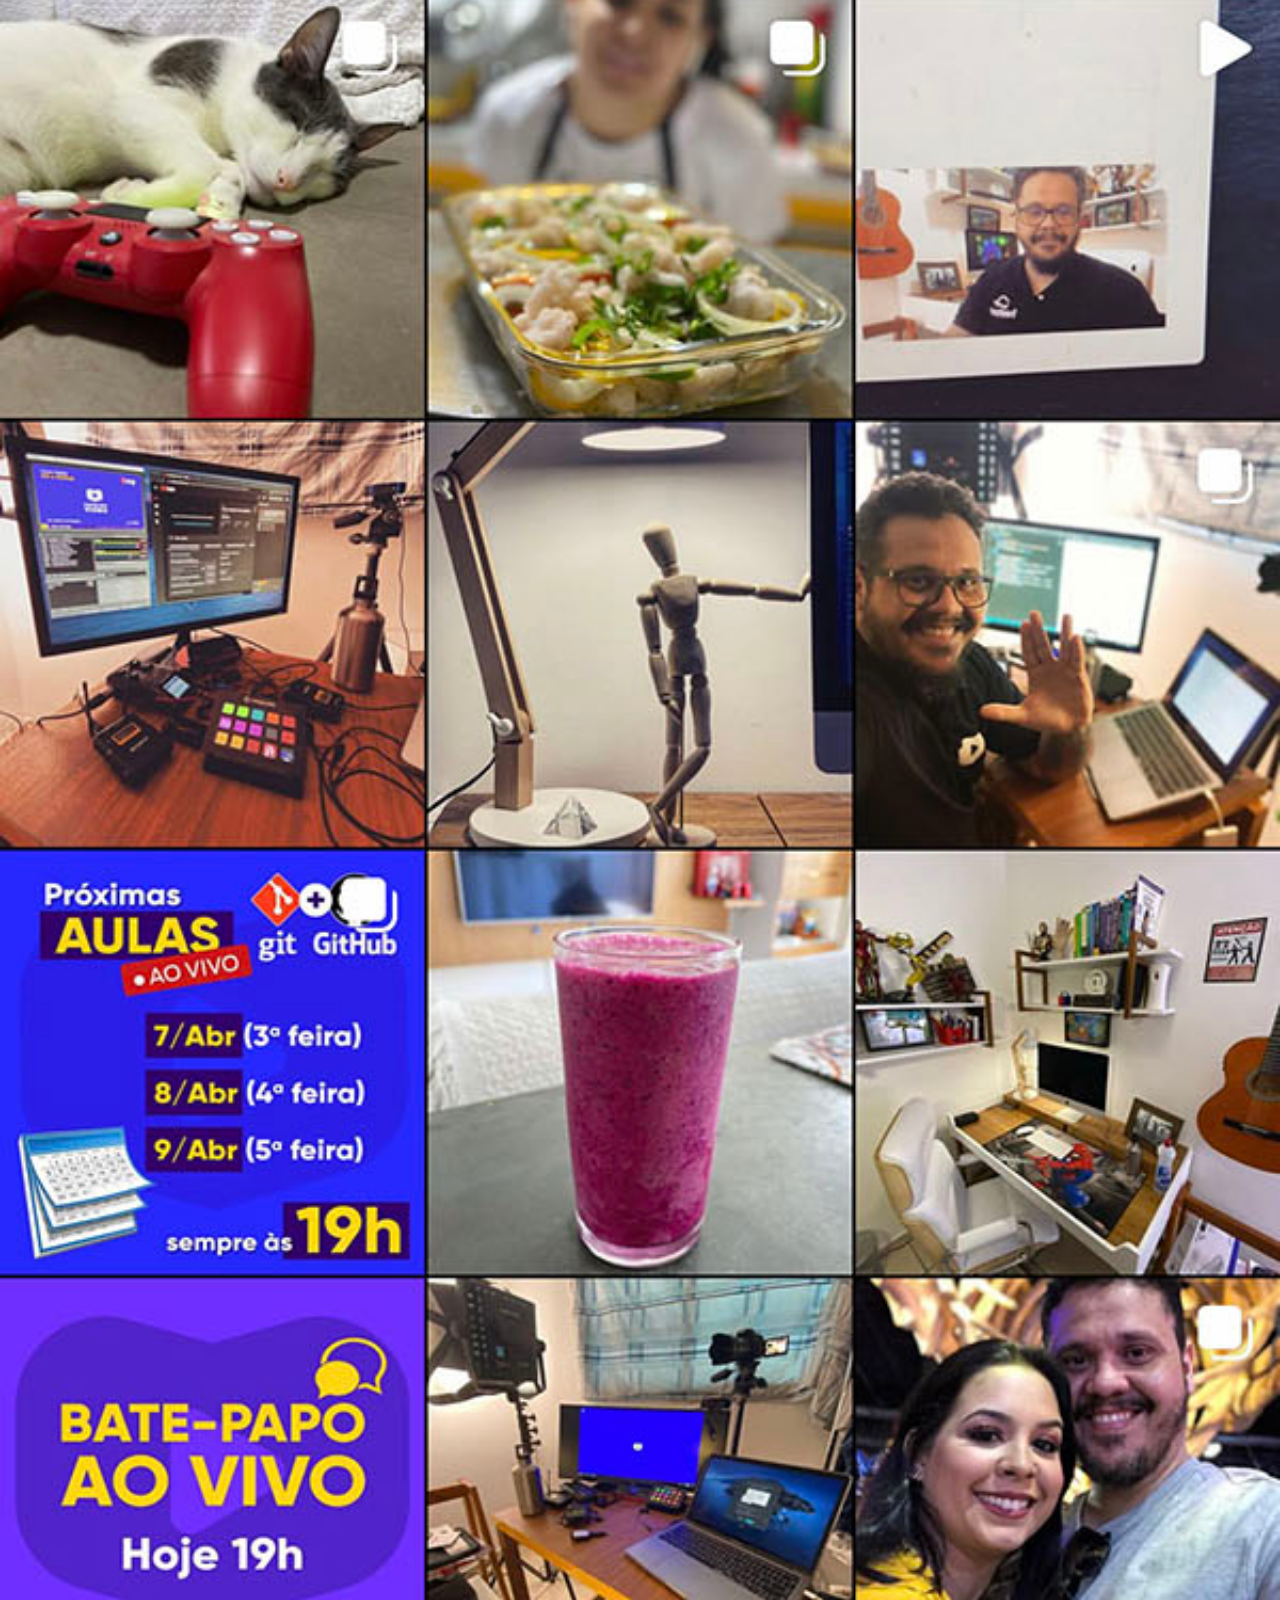
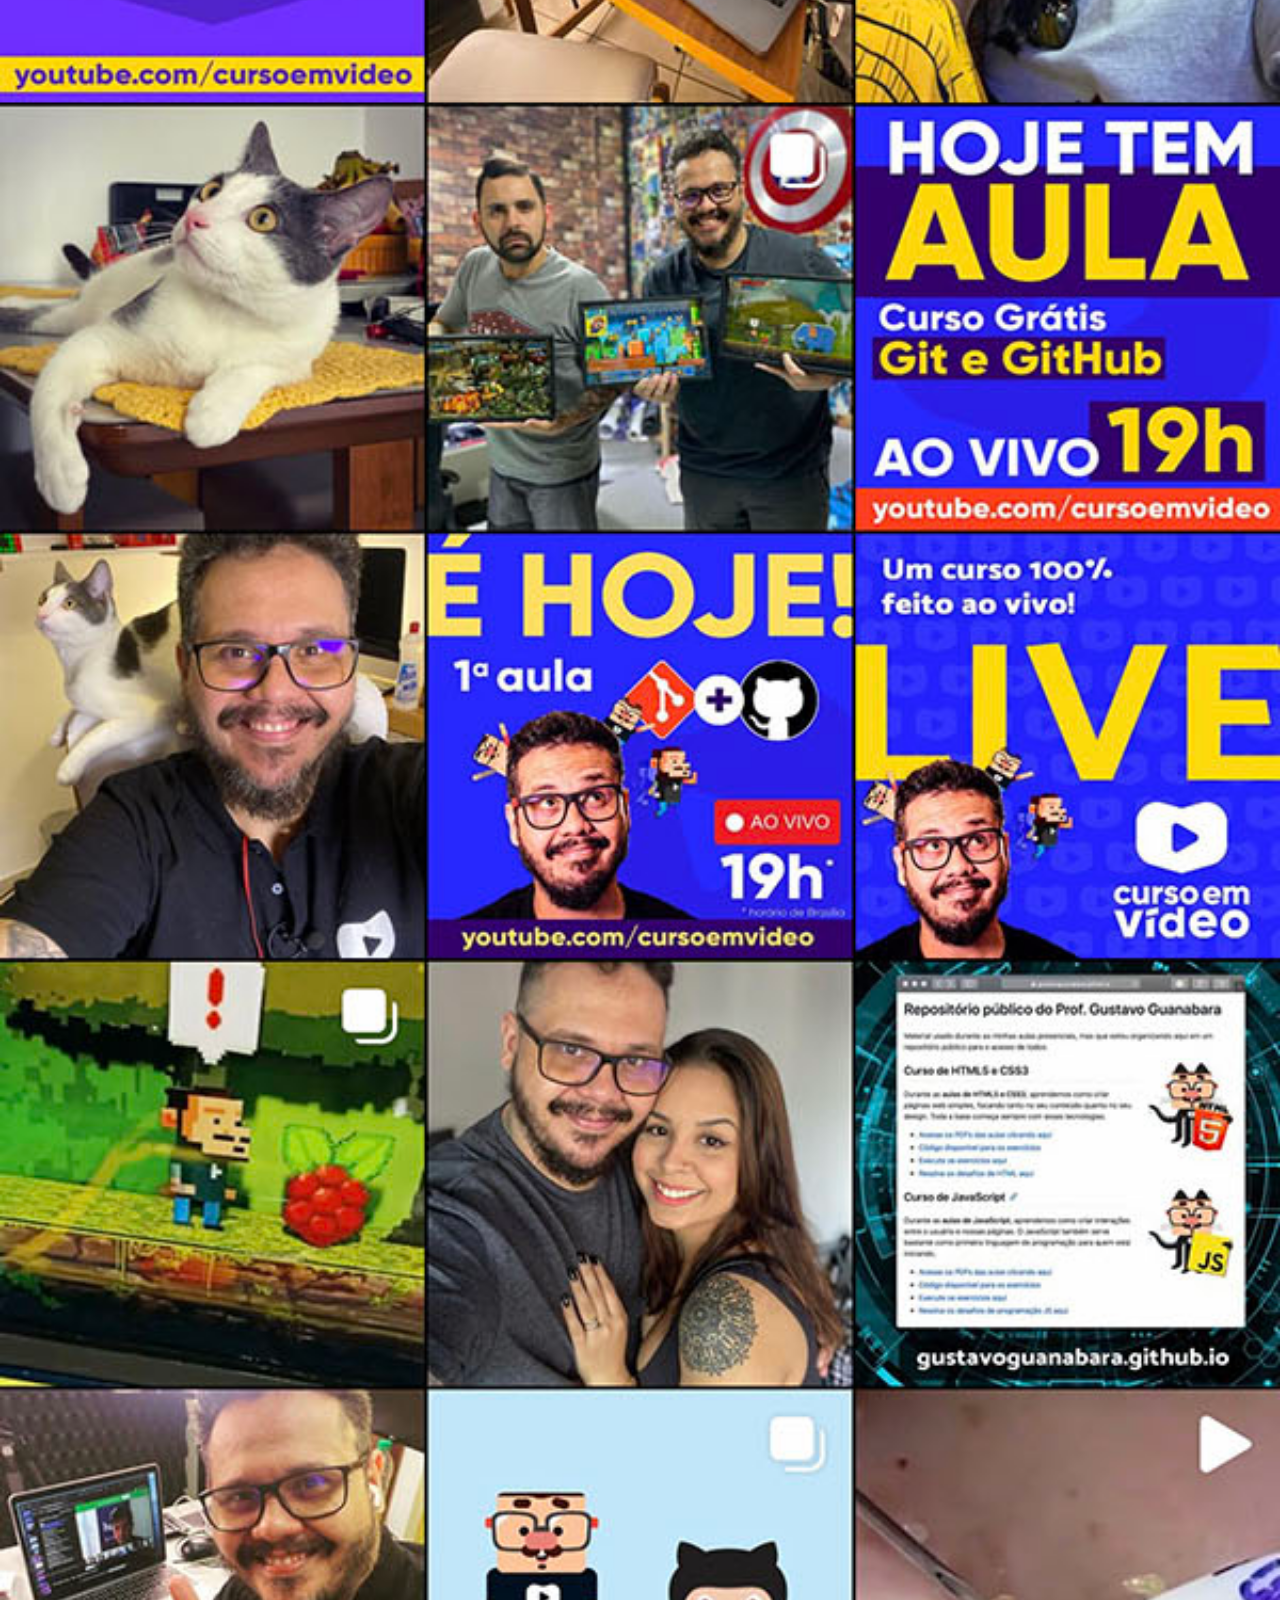
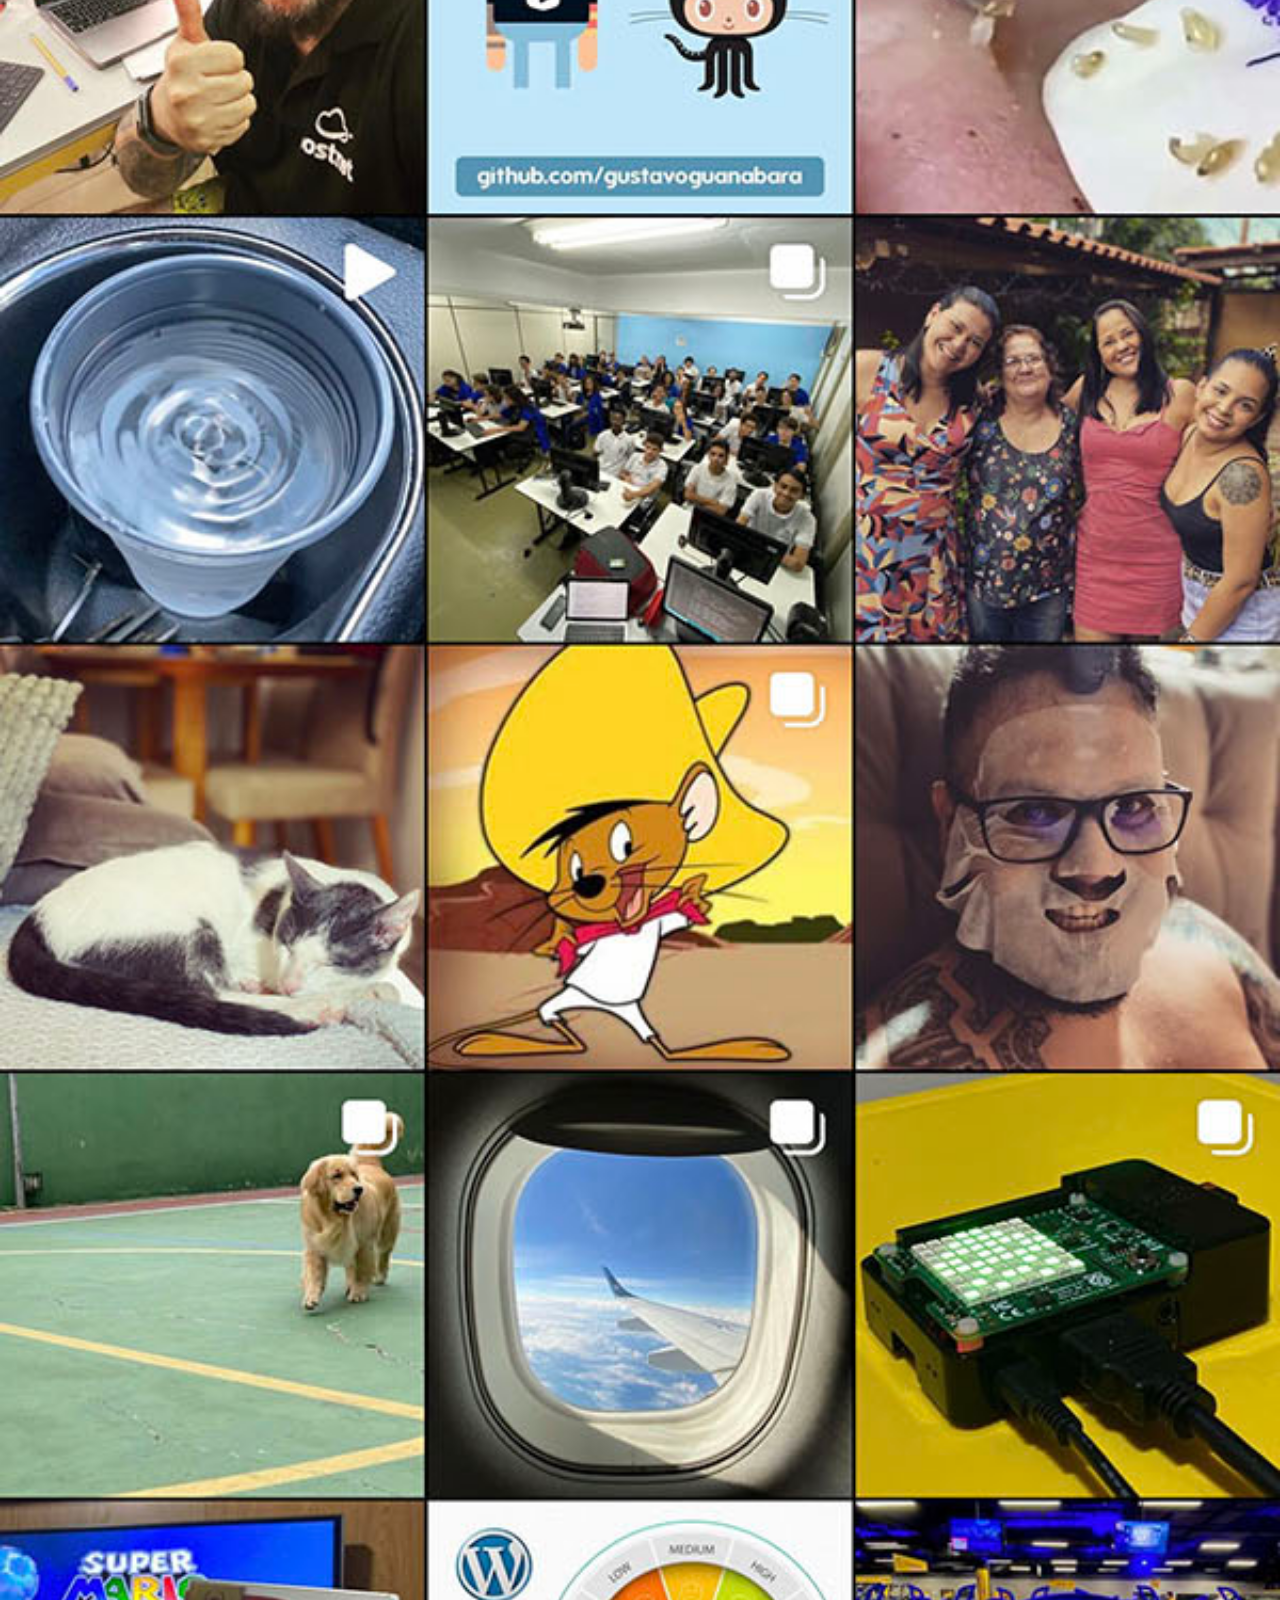
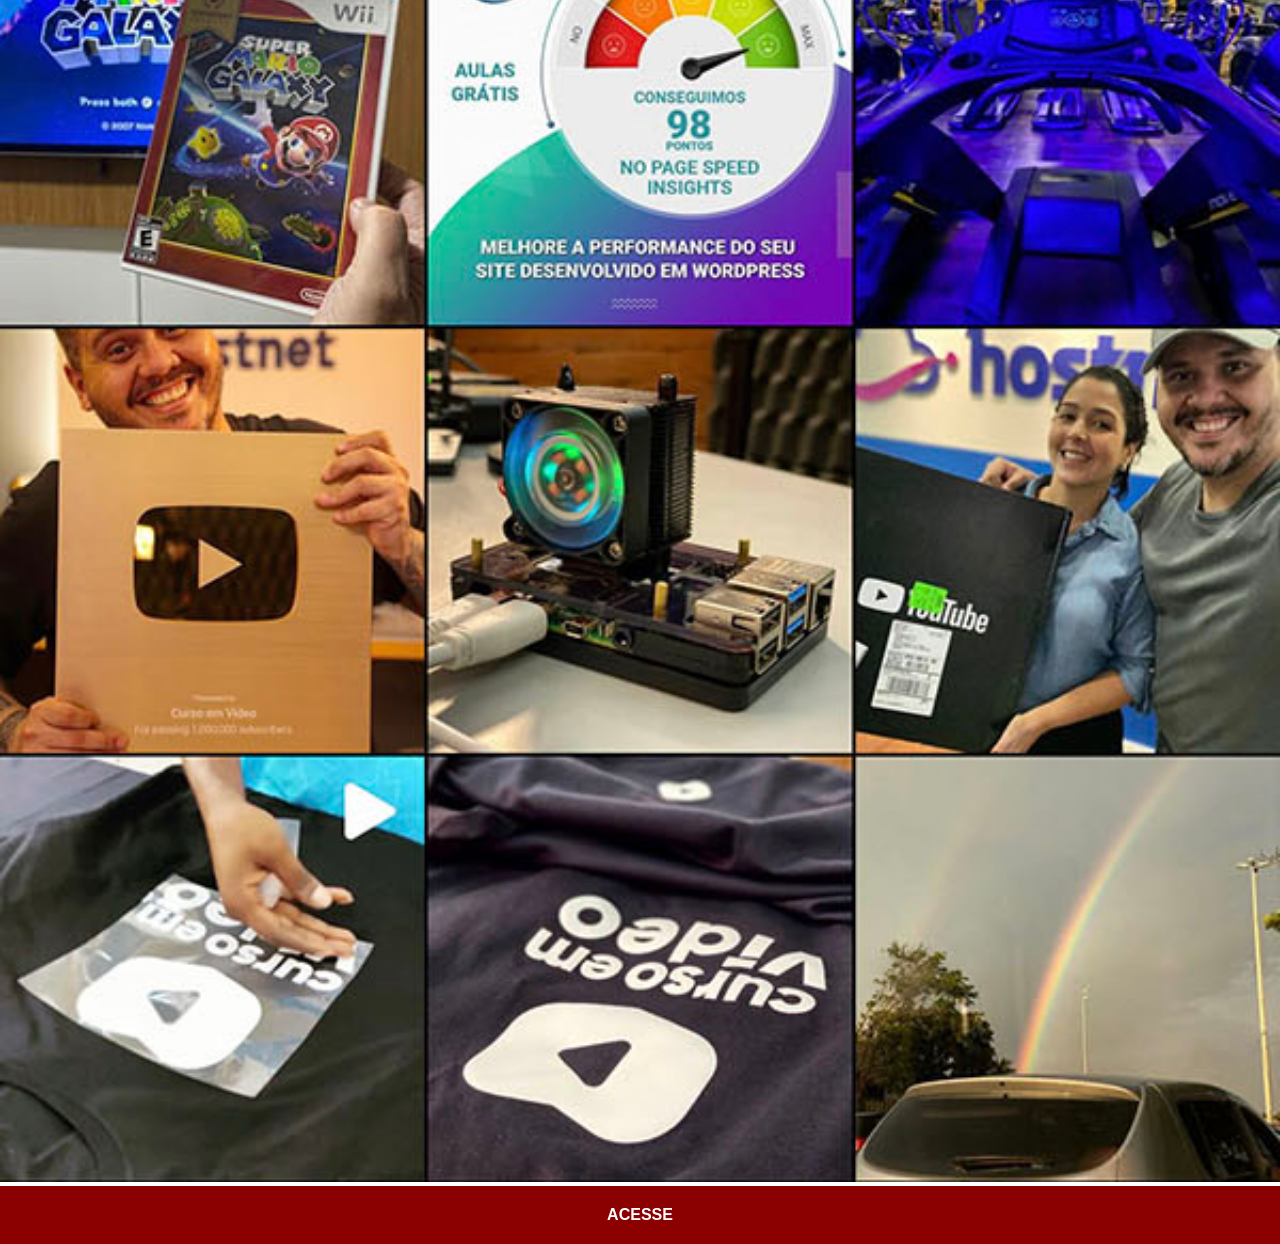
<file: instagram.html>
<!DOCTYPE html>
<html lang="pt-br">
<head>
    <meta charset="UTF-8">
    <meta name="viewport" content="width=device-width, initial-scale=1.0">
    <title>Instagram</title>
    <link rel="stylesheet" href="styles/social.css">
</head>
<body>
    <img src="imagens/tela-instagram.jpg" alt="Instagram">
    <a href="https://www.instagram.com/gustavoguanabara/" target="_blank">ACESSE</a>
</body>
</html>
</file>
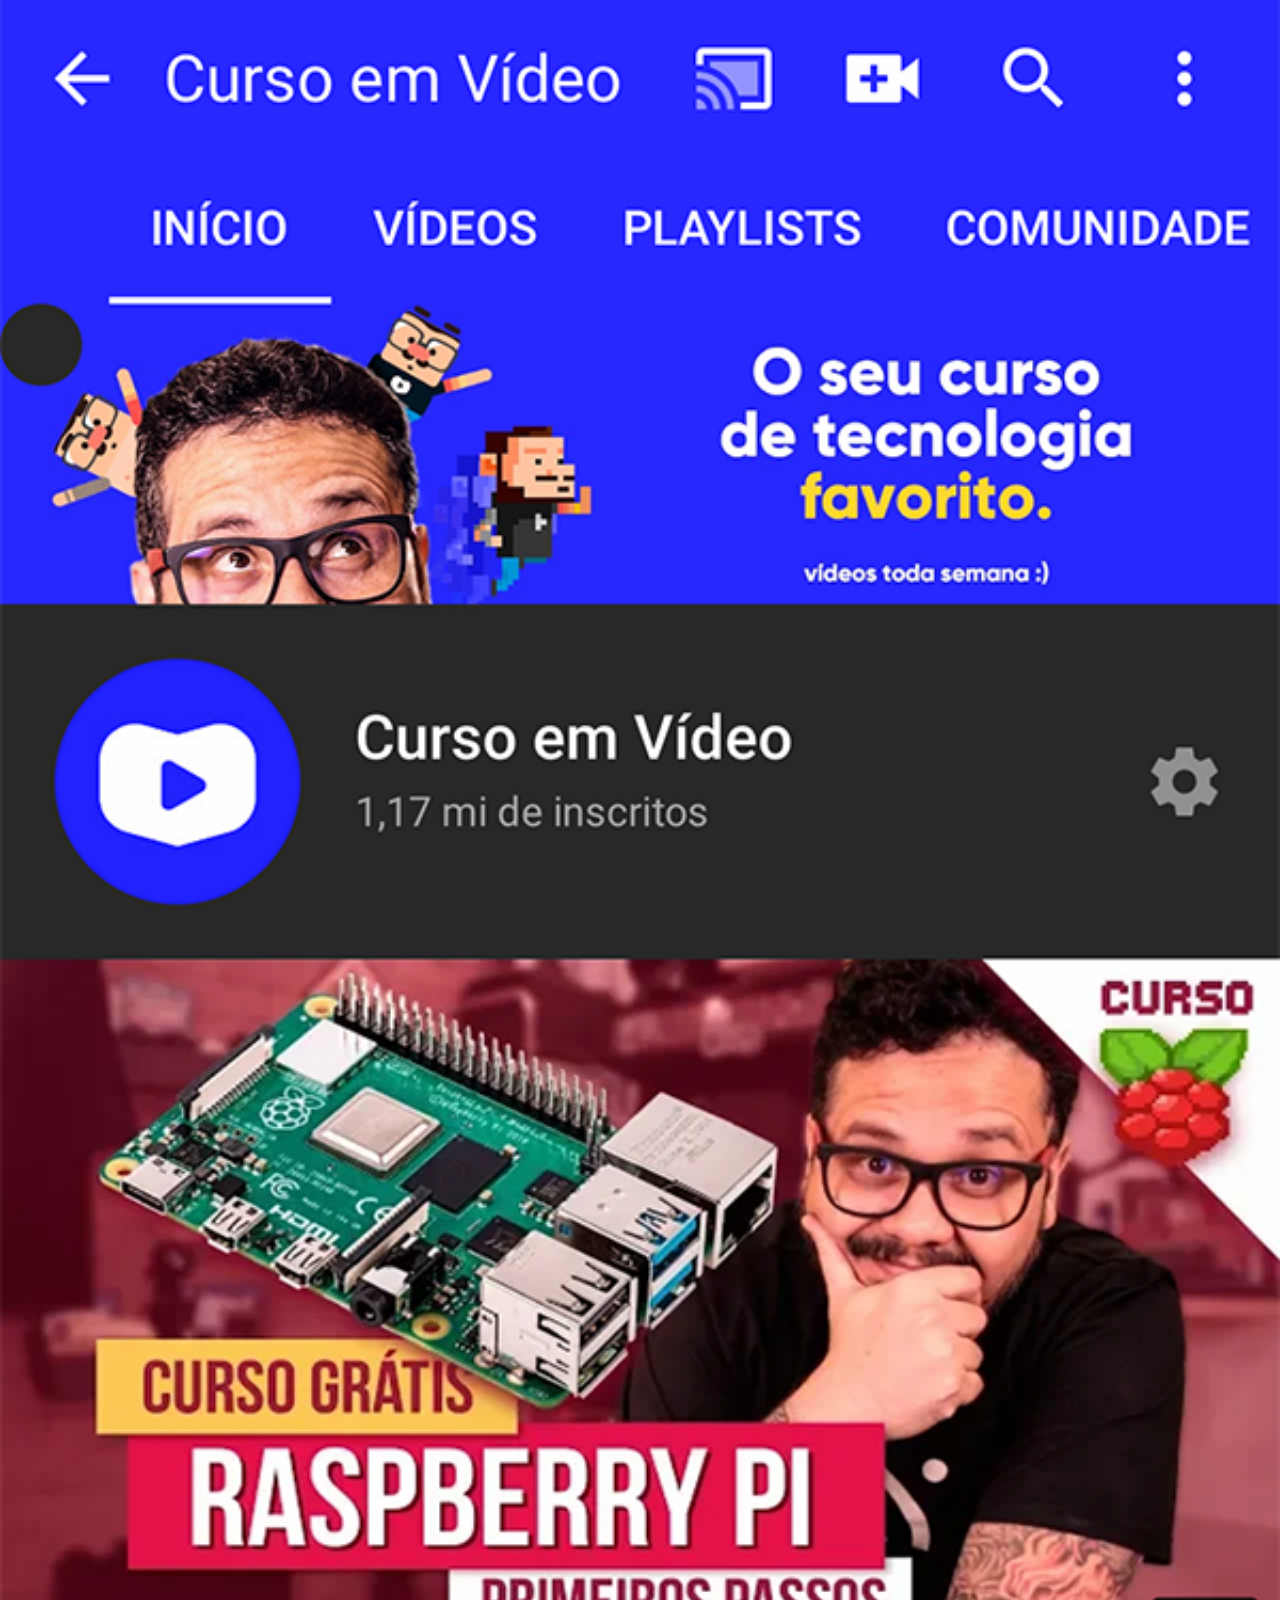
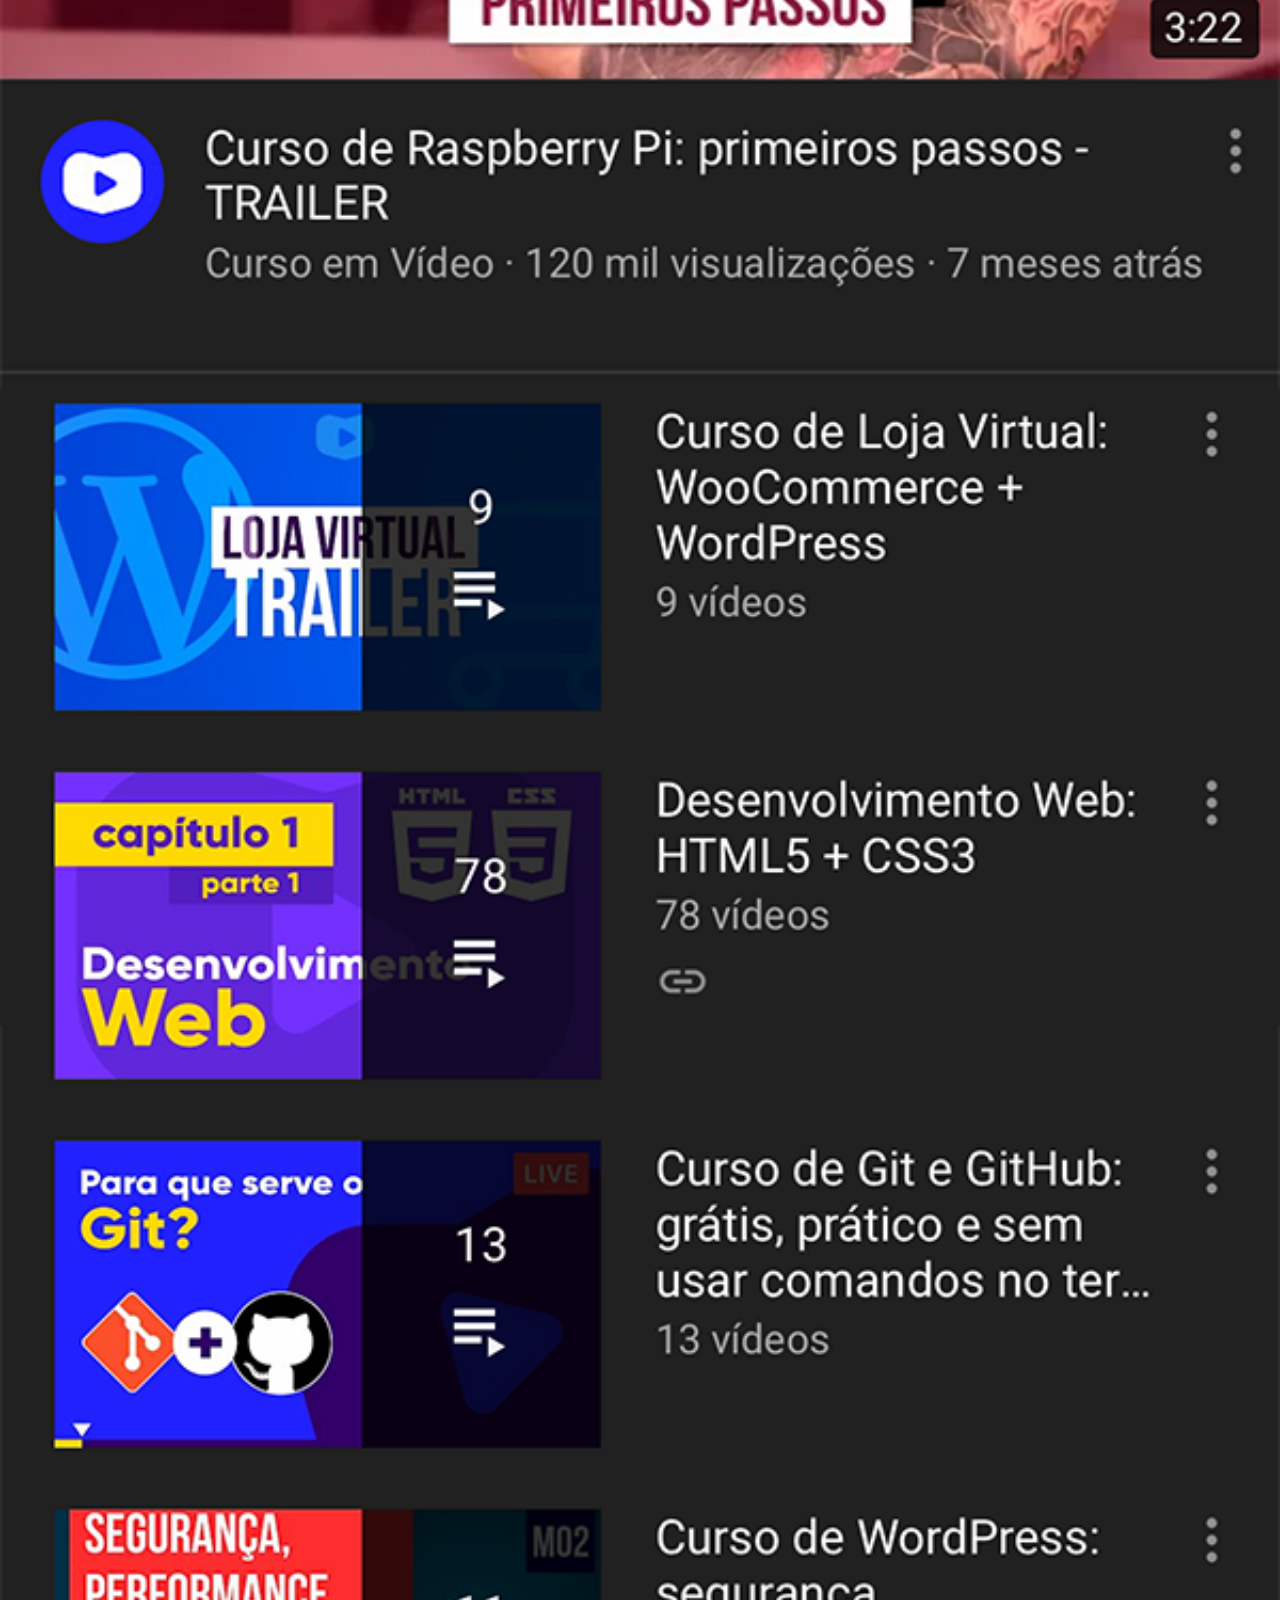
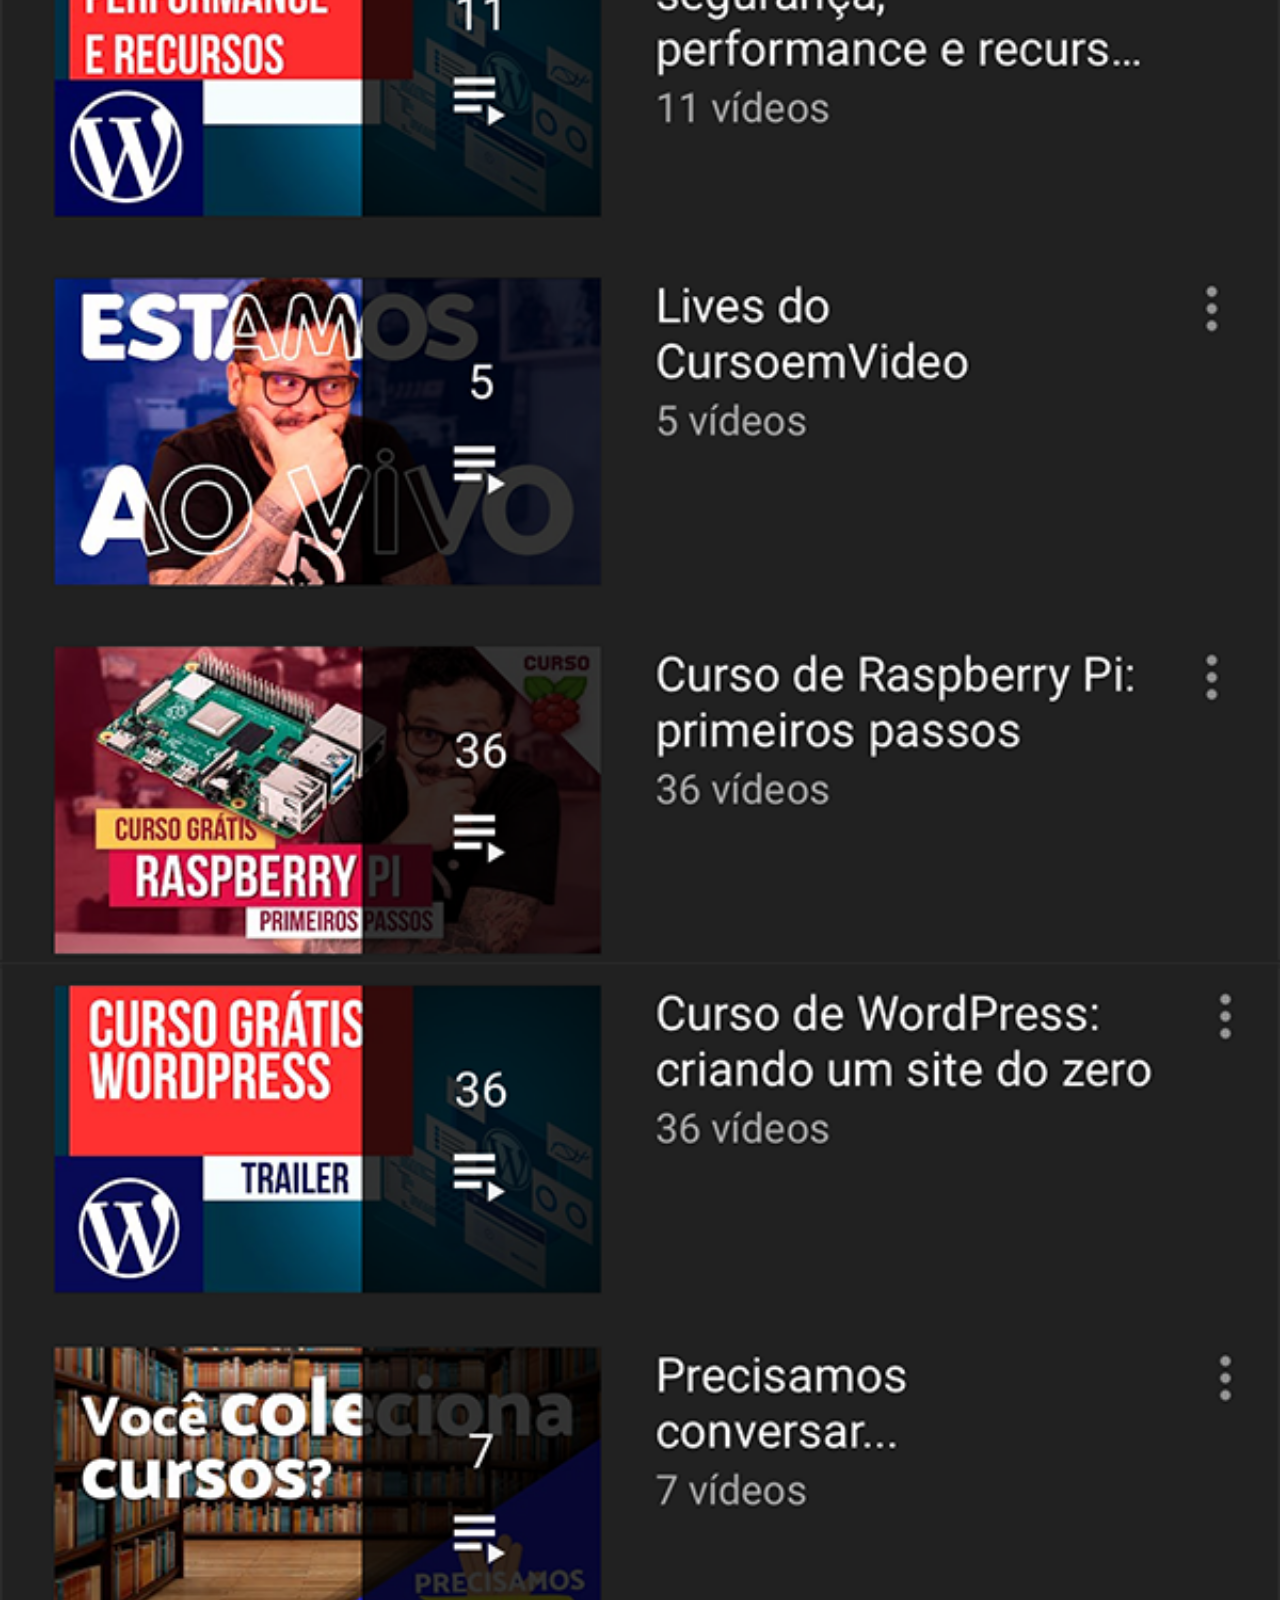
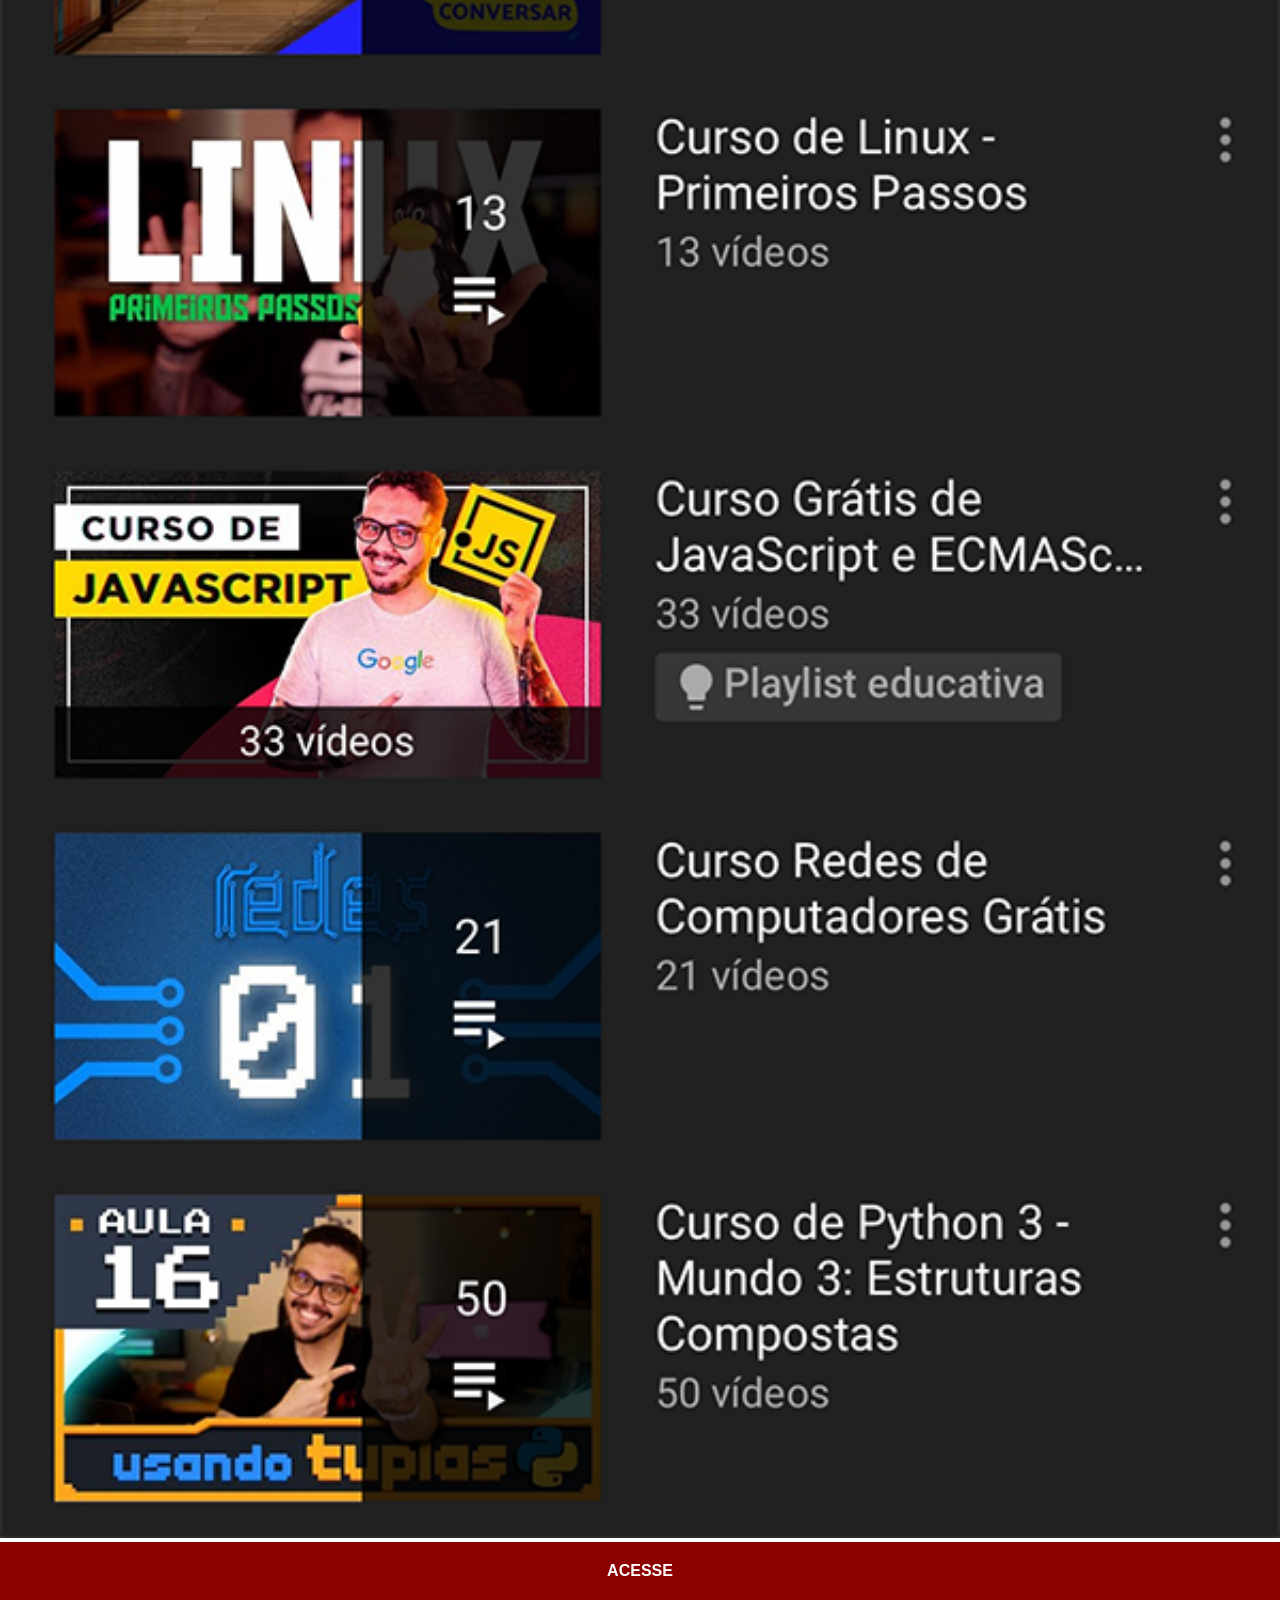
<file: youtube.html>
<!DOCTYPE html>
<html lang="pt-br">
<head>
    <meta charset="UTF-8">
    <meta name="viewport" content="width=device-width, initial-scale=1.0">
    <title>YouTube</title>
    <link rel="stylesheet" href="styles/social.css">
</head>
<body>
    <img src="imagens/tela-youtube.png" alt="Youtube">
    <a href="https://www.youtube.com/@cursoemvideo/playlists" target="_blank">ACESSE</a>
</body>
</html>
</file>
<file: styles/style.css>
@charset "UTF-8";

*{
    margin: 0px;
    padding: 0px;
    font-family: Arial, Helvetica, sans-serif;
}

html, body{
    height: 100vh;
    width: 100vw;
    background-color: black;
}

body{
    background: url('../imagens/fundo-madeira.jpg') no-repeat;
    background-size: cover;
    background-position: top center;
    background-attachment: fixed;
}

main{
    height: 100vh;
    position: relative;
    
}

section#telefone{
    position: absolute;
    top: 50%;
    left: 50%;
    transform: translate(-50%, -50%);
    height: 627px;
    width: 311px;
    background: url('../imagens/frame-iphone.png') no-repeat;
   
}

iframe#tela{
    position: relative;
    top: 80px;
    left: 22px;
    width: 267px;
    height: 471px;


}

section#redes-sociais{
    text-align: right;
}

section#redes-sociais img{
    width: 50px;
    margin: 10px;
    border-radius: 50%;
    box-shadow: 2px 2px 5px #00000085;
    box-sizing: border-box;

}

section#redes-sociais img:hover{
    border: 2px solid rgba(255, 255, 255, 0.26);
    transform: translate(-3px, -3px);
    box-shadow: 5px 5px 10px rgba(0, 0, 0, 0.534);
    transition: transform .2s, border .2ms;
    
}
</file>
<file: styles/social.css>
@charset "UTF-8";

* {
    margin: 0px;
    padding: 0px;
    font-family: Arial, Helvetica, sans-serif;
}

::-webkit-scrollbar {
    width: 0px;
    height: 0px;
}

img {
    width: 100vw;
}

a {
    display: block;
    background-color: darkred;
    padding: 20px;
    text-align: center;
    font-weight: bolder;
    text-decoration: none;
    color: white;
}

a:hover {
    background-color: red;

}
</file>
